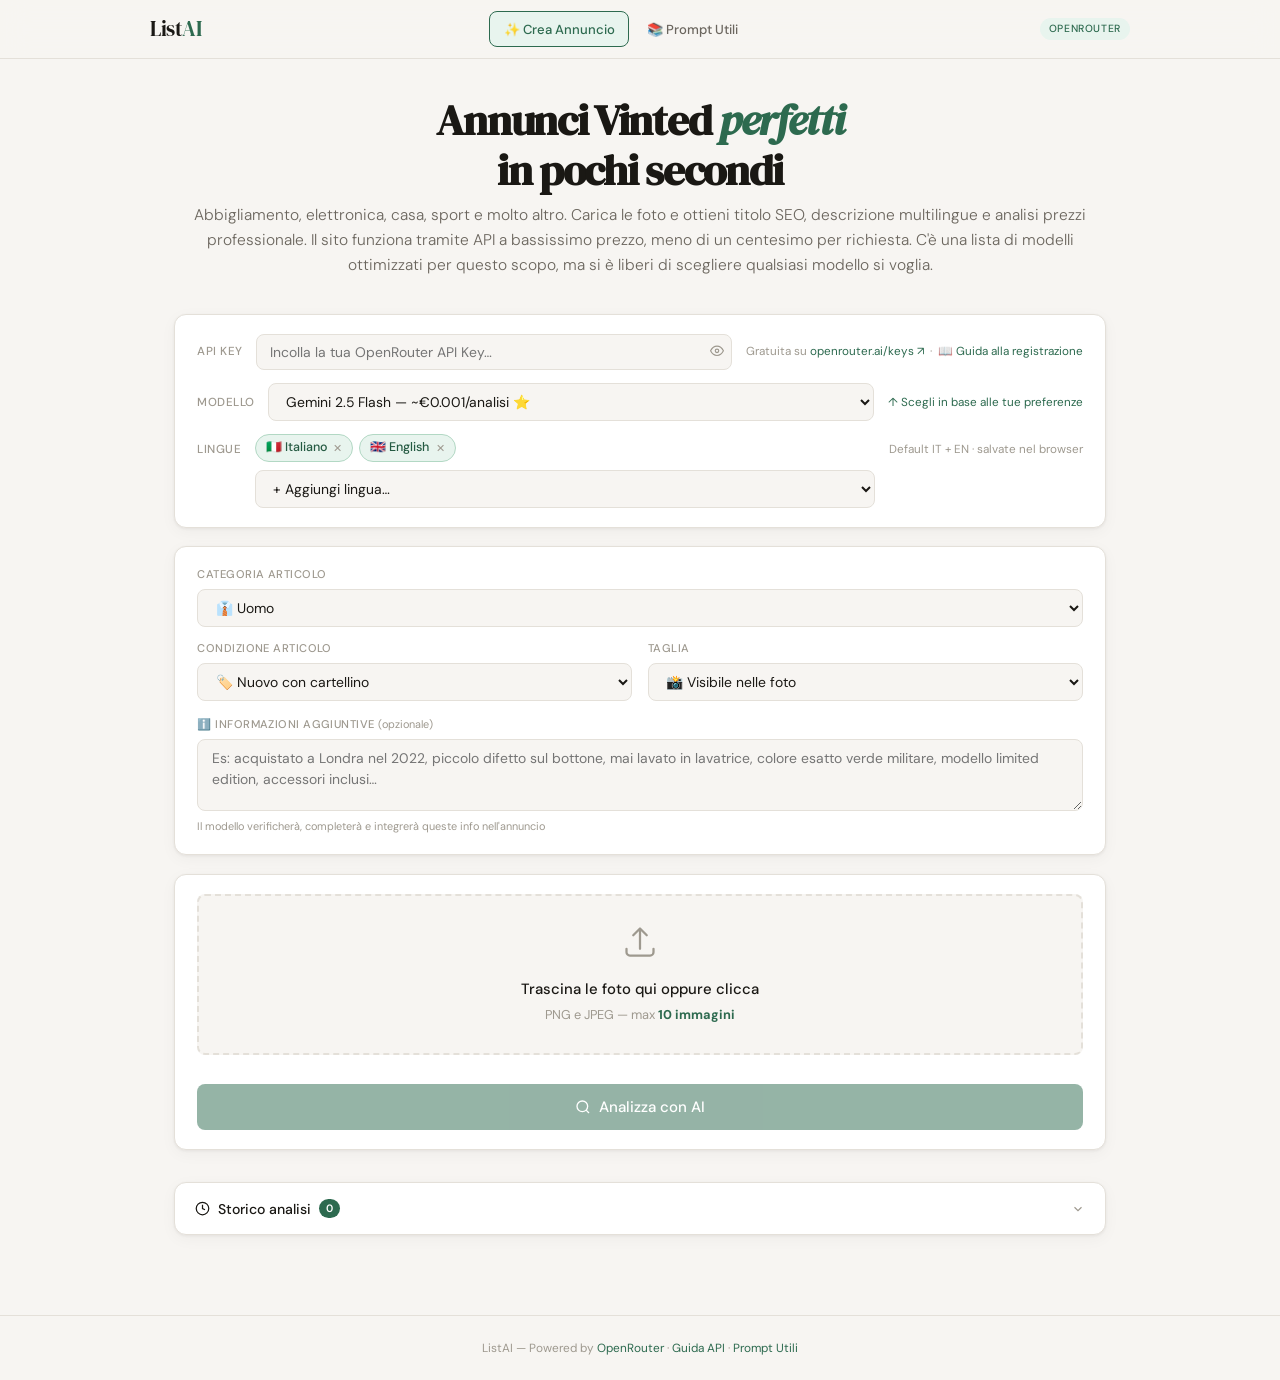
<file: index.html>
<!DOCTYPE html>
<html lang="it">
<head>
  <meta charset="UTF-8"/>
  <meta name="viewport" content="width=device-width,initial-scale=1.0"/>
  <title>ListAI — Crea Annunci Vinted</title>
  <link rel="preconnect" href="https://fonts.googleapis.com"/>
  <link rel="preconnect" href="https://fonts.gstatic.com" crossorigin/>
  <link href="https://fonts.googleapis.com/css2?family=DM+Serif+Display:ital@0;1&family=DM+Sans:opsz,wght@9..40,300;9..40,400;9..40,500&display=swap" rel="stylesheet"/>
  <link rel="stylesheet" href="style.css"/>
</head>
<body>

<!-- Modal salvataggio chiave -->
<div class="modal-o" id="saveModal">
  <div class="modal">
    <h3>💾 Salvare la chiave API?</h3>
    <p>Vuoi memorizzare la tua OpenRouter API Key per <strong>1 mese</strong>? Verrà inserita automaticamente ad ogni visita. Resta solo nel tuo browser.</p>
    <div class="mbtns">
      <button class="mbtn y" onclick="saveKey(true)">✅ Sì, salva per 1 mese</button>
      <button class="mbtn n" onclick="saveKey(false)">No, grazie</button>
    </div>
  </div>
</div>

<header>
  <div class="hi">
    <a href="index.html" class="logo">List<span>AI</span></a>
    <nav class="nav">
      <a href="index.html" class="active">✨ Crea Annuncio</a>
      <a href="prompts.html">📚 Prompt Utili</a>
    </nav>
    <span class="badge">OpenRouter</span>
  </div>
</header>

<main>
  <div class="hero">
    <h1>Annunci Vinted <em>perfetti</em><br>in pochi secondi</h1>
    <p>
      Abbigliamento, elettronica, casa, sport e molto altro. Carica le foto e ottieni titolo SEO, descrizione multilingue e analisi
      prezzi professionale. Il sito funziona tramite API a bassissimo prezzo, meno di un centesimo per richiesta. C'è una lista di
      modelli ottimizzati per questo scopo, ma si è liberi di scegliere qualsiasi modello si voglia.
    </p>
  </div>

  <!-- API Key + Modello -->
  <div class="card" style="display:flex;flex-direction:column;gap:.82rem">
    <div class="api-row">
      <span class="albl">API Key</span>
      <div class="aiw">
        <input class="ainp" type="password" id="apiKey" placeholder="Incolla la tua OpenRouter API Key…" autocomplete="off"/>
        <button class="eye" onclick="toggleKey()">
          <svg id="eyeIcon" width="14" height="14" fill="none" stroke="currentColor" stroke-width="2" viewBox="0 0 24 24">
            <path d="M1 12s4-8 11-8 11 8 11 8-4 8-11 8-11-8-11-8z"/><circle cx="12" cy="12" r="3"/>
          </svg>
        </button>
      </div>
      <span class="ahint">
        Gratuita su <a href="https://openrouter.ai/keys" target="_blank">openrouter.ai/keys ↗</a>
        &nbsp;·&nbsp;
        <a href="guide.html">📖 Guida alla registrazione</a>
      </span>
    </div>

    <div class="api-row">
      <span class="albl">Modello</span>
      <div style="flex:1;min-width:190px;display:flex;flex-direction:column;gap:.38rem">
        <select class="msel" id="modelSelect" onchange="onModelChange()">
          <optgroup label="⭐ Migliore qualità/prezzo">
            <option value="google/gemini-2.5-flash" selected>Gemini 2.5 Flash — ~€0.001/analisi ⭐</option>
          </optgroup>
          <optgroup label="✨ Gemini">
            <option value="google/gemini-3.1-flash-lite">Gemini 3.1 Flash Lite — ~€0.0004/analisi</option>
            <option value="google/gemini-3-flash-preview">Gemini 3 Flash — ~€0.001/analisi</option>
            <option value="google/gemini-3.1-pro-preview">Gemini 3.1 Pro — ~€0.008/analisi</option>
            <option value="google/gemini-2.5-flash-lite">Gemini 2.5 Flash Lite — ~€0.0002/analisi</option>
            <option value="google/gemini-2.5-pro">Gemini 2.5 Pro — ~€0.010/analisi</option>
          </optgroup>
          <optgroup label="🌐 Altri">
            <option value="perplexity/sonar">Perplexity Sonar — ~€0.001/analisi</option>
            <option value="openai/gpt-4o-mini">GPT-4o Mini — ~€0.002/analisi</option>
          </optgroup>
          <optgroup label="🔧 Personalizzato">
            <option value="custom">✏️ Inserisci il tuo modello…</option>
          </optgroup>
        </select>
        <input class="ainp-plain" type="text" id="customModel" placeholder="es. google/gemini-2.5-flash, meta-llama/llama-3.3-70b-instruct…" style="display:none" autocomplete="off"/>
      </div>
      <span class="ahint" style="color:var(--ac)">↑ Scegli in base alle tue preferenze</span>
    </div>

    <!-- Lingue -->
    <div class="api-row" style="align-items:flex-start">
      <span class="albl" style="padding-top:.35rem">Lingue</span>
      <div style="flex:1;min-width:190px;display:flex;flex-direction:column;gap:.48rem">
        <div class="lang-tags-row" id="langTags"></div>
        <div style="display:flex;gap:.5rem;align-items:center">
          <select class="msel" id="langAdd" onchange="addLangFromSelect()" style="flex:1">
            <option value="">+ Aggiungi lingua…</option>
            <option value="it">🇮🇹 Italiano</option>
            <option value="en">🇬🇧 English</option>
            <option value="fr">🇫🇷 Français</option>
            <option value="de">🇩🇪 Deutsch</option>
            <option value="es">🇪🇸 Español</option>
            <option value="pt">🇵🇹 Português</option>
            <option value="nl">🇳🇱 Nederlands</option>
            <option value="pl">🇵🇱 Polski</option>
            <option value="sv">🇸🇪 Svenska</option>
            <option value="ro">🇷🇴 Română</option>
          </select>
        </div>
      </div>
      <span class="ahint" style="padding-top:.35rem">Default IT + EN · salvate nel browser</span>
    </div>
  </div>

  <!-- Categoria + Condizione + Taglia/Sottocat + Info extra -->
  <div class="card">

    <!-- Categoria articolo -->
    <div class="ig" style="margin-bottom:.85rem">
      <label>Categoria articolo</label>
      <select id="categoria" onchange="onCategoriaChange()">
        <option value="uomo">👔 Uomo</option>
        <option value="donna">👗 Donna</option>
        <option value="unisex">🧥 Unisex</option>
        <option value="griffati">💎 Articoli Griffati</option>
        <option value="bambini">🧸 Bambini</option>
        <option value="sport">⚽ Sport</option>
        <option value="casa">🏠 Casa</option>
        <option value="elettronica">📱 Elettronica</option>
        <option value="intrattenimento">🎬 Intrattenimento</option>
        <option value="hobby">🎨 Hobby e Collezionismo</option>
      </select>
      <!-- Sub-menu Bambini -->
      <div class="bambini-sub" id="bambiniSub">
        <div class="ig" style="margin-top:.45rem">
          <label>Tipo articolo bambini</label>
          <select id="bambiniTipo" onchange="onBambiniTipoChange()">
            <option value="vestiti">👕 Vestiti / Abbigliamento</option>
            <option value="oggetti">🧸 Giochi / Oggetti</option>
          </select>
        </div>
      </div>
    </div>

    <div class="egrid">
      <!-- Condizione -->
      <div class="ig">
        <label>Condizione articolo</label>
        <select id="condizione">
          <option value="NWT">🏷️ Nuovo con cartellino</option>
          <option value="NWOT">✨ Nuovo senza cartellino</option>
          <option value="EUC">⭐ Usato — condizioni ottime</option>
          <option value="GUC">👍 Usato — condizioni buone</option>
          <option value="POOR">⚠️ Usato — condizioni pessime</option>
        </select>
      </div>

      <!-- Taglia (vestiti) -->
      <div class="ig" id="blockTaglia">
        <label>Taglia</label>
        <select id="tagliaTipo" onchange="onT()">
          <option value="photo">📸 Visibile nelle foto</option>
          <option value="unica">📐 Taglia Unica</option>
          <option value="na">❌ Non applicabile</option>
          <option value="manual">✏️ Inserisci manualmente</option>
        </select>
        <div class="tsub" id="tsub">
          <div class="trow">
            <select id="catCapo" style="flex:1.3">
              <option>T-shirt/Top donna</option><option>T-shirt/Top uomo</option>
              <option>Camicia donna</option><option>Camicia uomo</option>
              <option>Pantalone donna</option><option>Pantalone uomo</option>
              <option>Giacca/Cappotto donna</option><option>Giacca/Cappotto uomo</option>
              <option>Vestito/Gonna</option><option>Scarpe donna</option>
              <option>Scarpe uomo</option><option>Bambino/a</option>
            </select>
            <input type="text" id="tagliaVal" placeholder="es. M, 42…" style="flex:.7;min-width:55px"/>
          </div>
          <button class="szbt" onclick="toggleSz()">📏 Tabella taglie IT</button>
          <div class="szwrap" id="szwrap">
            <div class="sztabs">
              <button class="sztab active" onclick="showSz('donna',this)">Donna</button>
              <button class="sztab" onclick="showSz('uomo',this)">Uomo</button>
              <button class="sztab" onclick="showSz('scarpe',this)">Scarpe</button>
            </div>
            <div class="szp active" id="szp-donna"><table>
              <tr><th>Label</th><th>IT</th><th>EU</th><th>UK</th><th>US</th></tr>
              <tr><td>XXS</td><td>34</td><td>32</td><td>4</td><td>0</td></tr>
              <tr><td>XS</td><td>36</td><td>34</td><td>6</td><td>2</td></tr>
              <tr><td>S</td><td>38</td><td>36</td><td>8</td><td>4</td></tr>
              <tr><td>M</td><td>40</td><td>38</td><td>10</td><td>6</td></tr>
              <tr><td>L</td><td>42</td><td>40</td><td>12</td><td>8</td></tr>
              <tr><td>XL</td><td>44</td><td>42</td><td>14</td><td>10</td></tr>
              <tr><td>XXL</td><td>46</td><td>44</td><td>16</td><td>12</td></tr>
            </table></div>
            <div class="szp" id="szp-uomo"><table>
              <tr><th>Label</th><th>IT</th><th>EU</th><th>UK</th><th>US</th></tr>
              <tr><td>XS</td><td>44</td><td>44</td><td>34</td><td>34</td></tr>
              <tr><td>S</td><td>46</td><td>46</td><td>36</td><td>36</td></tr>
              <tr><td>M</td><td>48</td><td>48</td><td>38</td><td>38</td></tr>
              <tr><td>L</td><td>50</td><td>50</td><td>40</td><td>40</td></tr>
              <tr><td>XL</td><td>52</td><td>52</td><td>42</td><td>42</td></tr>
              <tr><td>XXL</td><td>54</td><td>54</td><td>44</td><td>44</td></tr>
            </table></div>
            <div class="szp" id="szp-scarpe"><table>
              <tr><th>IT/EU</th><th>UK</th><th>US♀</th><th>US♂</th></tr>
              <tr><td>35</td><td>2.5</td><td>5</td><td>3.5</td></tr>
              <tr><td>36</td><td>3.5</td><td>6</td><td>4.5</td></tr>
              <tr><td>37</td><td>4</td><td>6.5</td><td>5</td></tr>
              <tr><td>38</td><td>5</td><td>7.5</td><td>6</td></tr>
              <tr><td>39</td><td>5.5</td><td>8</td><td>6.5</td></tr>
              <tr><td>40</td><td>6.5</td><td>9</td><td>7.5</td></tr>
              <tr><td>41</td><td>7</td><td>9.5</td><td>8</td></tr>
              <tr><td>42</td><td>8</td><td>10.5</td><td>9</td></tr>
              <tr><td>43</td><td>9</td><td>11</td><td>10</td></tr>
              <tr><td>44</td><td>9.5</td><td>11.5</td><td>10.5</td></tr>
              <tr><td>45</td><td>10.5</td><td>12.5</td><td>11.5</td></tr>
            </table></div>
          </div>
        </div>
      </div>

      <!-- Sottocategoria oggetto (non-vestiti) -->
      <div class="ig" id="blockSottocat" style="display:none">
        <label>Sottocategoria oggetto</label>
        <input type="text" id="sottocatVal" placeholder="es. iPhone, Lampada, Libro, Racchetta… (lascia vuoto se non sai)"/>
        <span class="hint">Opzionale — il modello lo identifica dalle foto</span>
      </div>
    </div>

    <!-- Info aggiuntive libere -->
    <div class="ig" style="margin-top:.95rem">
      <label>ℹ️ Informazioni aggiuntive <span style="font-weight:400;text-transform:none;letter-spacing:0;font-size:.68rem">(opzionale)</span></label>
      <textarea id="extraInfo" placeholder="Es: acquistato a Londra nel 2022, piccolo difetto sul bottone, mai lavato in lavatrice, colore esatto verde militare, modello limited edition, accessori inclusi…"></textarea>
      <span class="hint">Il modello verificherà, completerà e integrerà queste info nell'annuncio</span>
    </div>
  </div>

  <!-- Upload foto -->
  <div class="card">
    <div class="drop" id="dz">
      <input type="file" id="fi" accept=".jpg,.jpeg,.png" multiple/>
      <svg class="drop-icon" fill="none" stroke="currentColor" stroke-width="1.5" viewBox="0 0 24 24">
        <path stroke-linecap="round" stroke-linejoin="round" d="M3 16.5v2.25A2.25 2.25 0 005.25 21h13.5A2.25 2.25 0 0021 18.75V16.5m-13.5-9L12 3m0 0l4.5 4.5M12 3v13.5"/>
      </svg>
      <p class="drop-t">Trascina le foto qui oppure clicca</p>
      <p class="drop-s">PNG e JPEG — max <strong>10 immagini</strong></p>
    </div>
    <div class="pgrid" id="pg"></div>
    <p class="pcnt" id="pc"></p>
    <div class="errmsg" id="em"></div>
    <button class="btn-go" id="go" onclick="analyze()" disabled>
      <svg width="16" height="16" fill="none" stroke="currentColor" stroke-width="2" viewBox="0 0 24 24">
        <circle cx="11" cy="11" r="8"/><path d="M21 21l-4.35-4.35"/>
      </svg>
      Analizza con AI
    </button>
  </div>

  <!-- Results -->
  <div id="results">
    <div class="rh">
      <svg width="18" height="18" fill="none" stroke="var(--ac)" stroke-width="2" viewBox="0 0 24 24">
        <path stroke-linecap="round" stroke-linejoin="round" d="M9 12l2 2 4-4m6 2a9 9 0 11-18 0 9 9 0 0118 0z"/>
      </svg>
      <h2>Risultati Analisi</h2>
    </div>

    <div class="card">
      <div class="clbl">
        <svg width="11" height="11" fill="none" stroke="currentColor" stroke-width="2" viewBox="0 0 24 24"><path d="M7 7h10M7 12h7"/></svg>
        Titolo SEO
        <button class="cpbtn" onclick="cp('seoTitle',this)">copia</button>
      </div>
      <div class="tval" id="seoTitle">—</div>
      <div class="tlen" id="titleLen"></div>
    </div>

    <div class="dgrid">
      <div class="dc">
        <div class="clbl">🌍 Completo (tutte le lingue + hashtag)
          <button class="cpbtn" onclick="cp('descFull',this)">copia</button>
        </div>
        <div class="dtxt" id="descFull">—</div>
        <div class="dlen" id="descFullLen"></div>
      </div>
      <div style="display:flex;flex-direction:column;gap:.95rem" id="descLangCards"></div>
    </div>

    <div class="pgrd3">
      <div class="pc">
        <div class="pclbl">🏪 Prezzo in negozio (nuovo)</div>
        <div class="prow"><span class="pl">Minimo mercato</span><span class="pv" id="pNMin">—</span></div>
        <div class="prow"><span class="pl">Massimo mercato</span><span class="pv" id="pNMax">—</span></div>
      </div>
      <div class="pc">
        <div class="pclbl">🛍️ Valore equo su Vinted</div>
        <div class="prow hi"><span class="pl">Minimo consigliato</span><span class="pv" id="pVMin">—</span></div>
        <div class="prow hi"><span class="pl">Massimo consigliato</span><span class="pv" id="pVMax">—</span></div>
      </div>
      <div class="pc nego-card">
        <div class="pclbl">💬 Da pubblicare (con margine ~15%)</div>
        <div class="prow nego"><span class="pl">Minimo da pubblicare</span><span class="pv" id="pCMin">—</span></div>
        <div class="prow nego"><span class="pl">Massimo da pubblicare</span><span class="pv" id="pCMax">—</span></div>
        <div class="nego-hint">Pubblica a questi prezzi: dopo trattativa arrivi al valore equo</div>
      </div>
    </div>
    <div class="pnote">
      <div class="pnlbl">📊 Analisi di mercato</div>
      <div id="priceNote">—</div>
    </div>

    <div class="card">
      <div class="clbl">
        <svg width="11" height="11" fill="none" stroke="currentColor" stroke-width="2" viewBox="0 0 24 24"><rect x="3" y="3" width="7" height="7"/><rect x="14" y="3" width="7" height="7"/><rect x="14" y="14" width="7" height="7"/><rect x="3" y="14" width="7" height="7"/></svg>
        Scheda Prodotto
      </div>
      <table class="dt" id="detailTable"></table>
    </div>
  </div>

  <!-- ── Storico analisi ── -->
  <div class="hist-wrap" id="histWrap">
    <div class="hist-header" onclick="toggleHistory()">
      <div class="hist-title">
        <svg width="15" height="15" fill="none" stroke="currentColor" stroke-width="2" viewBox="0 0 24 24"><circle cx="12" cy="12" r="10"/><polyline points="12 6 12 12 16 14"/></svg>
        Storico analisi
        <span class="hist-badge" id="histBadge">0</span>
      </div>
      <div style="display:flex;align-items:center;gap:.7rem">
        <button class="hist-clear-btn" id="histClearBtn" onclick="event.stopPropagation();clearHistory()" style="display:none">🗑 Cancella tutto</button>
        <svg class="hist-arrow" id="histArrow" width="14" height="14" fill="none" stroke="currentColor" stroke-width="2" viewBox="0 0 24 24"><polyline points="6 9 12 15 18 9"/></svg>
      </div>
    </div>
    <div class="hist-body" id="histBody" style="display:none">
      <div id="histList"></div>
    </div>
  </div>
</main>

<footer>
  ListAI — Powered by <a href="https://openrouter.ai" target="_blank">OpenRouter</a>
  &middot; <a href="guide.html">Guida API</a>
  &middot; <a href="prompts.html">Prompt Utili</a>
</footer>

<script src="app.js"></script>
</body>
</html>
</file>
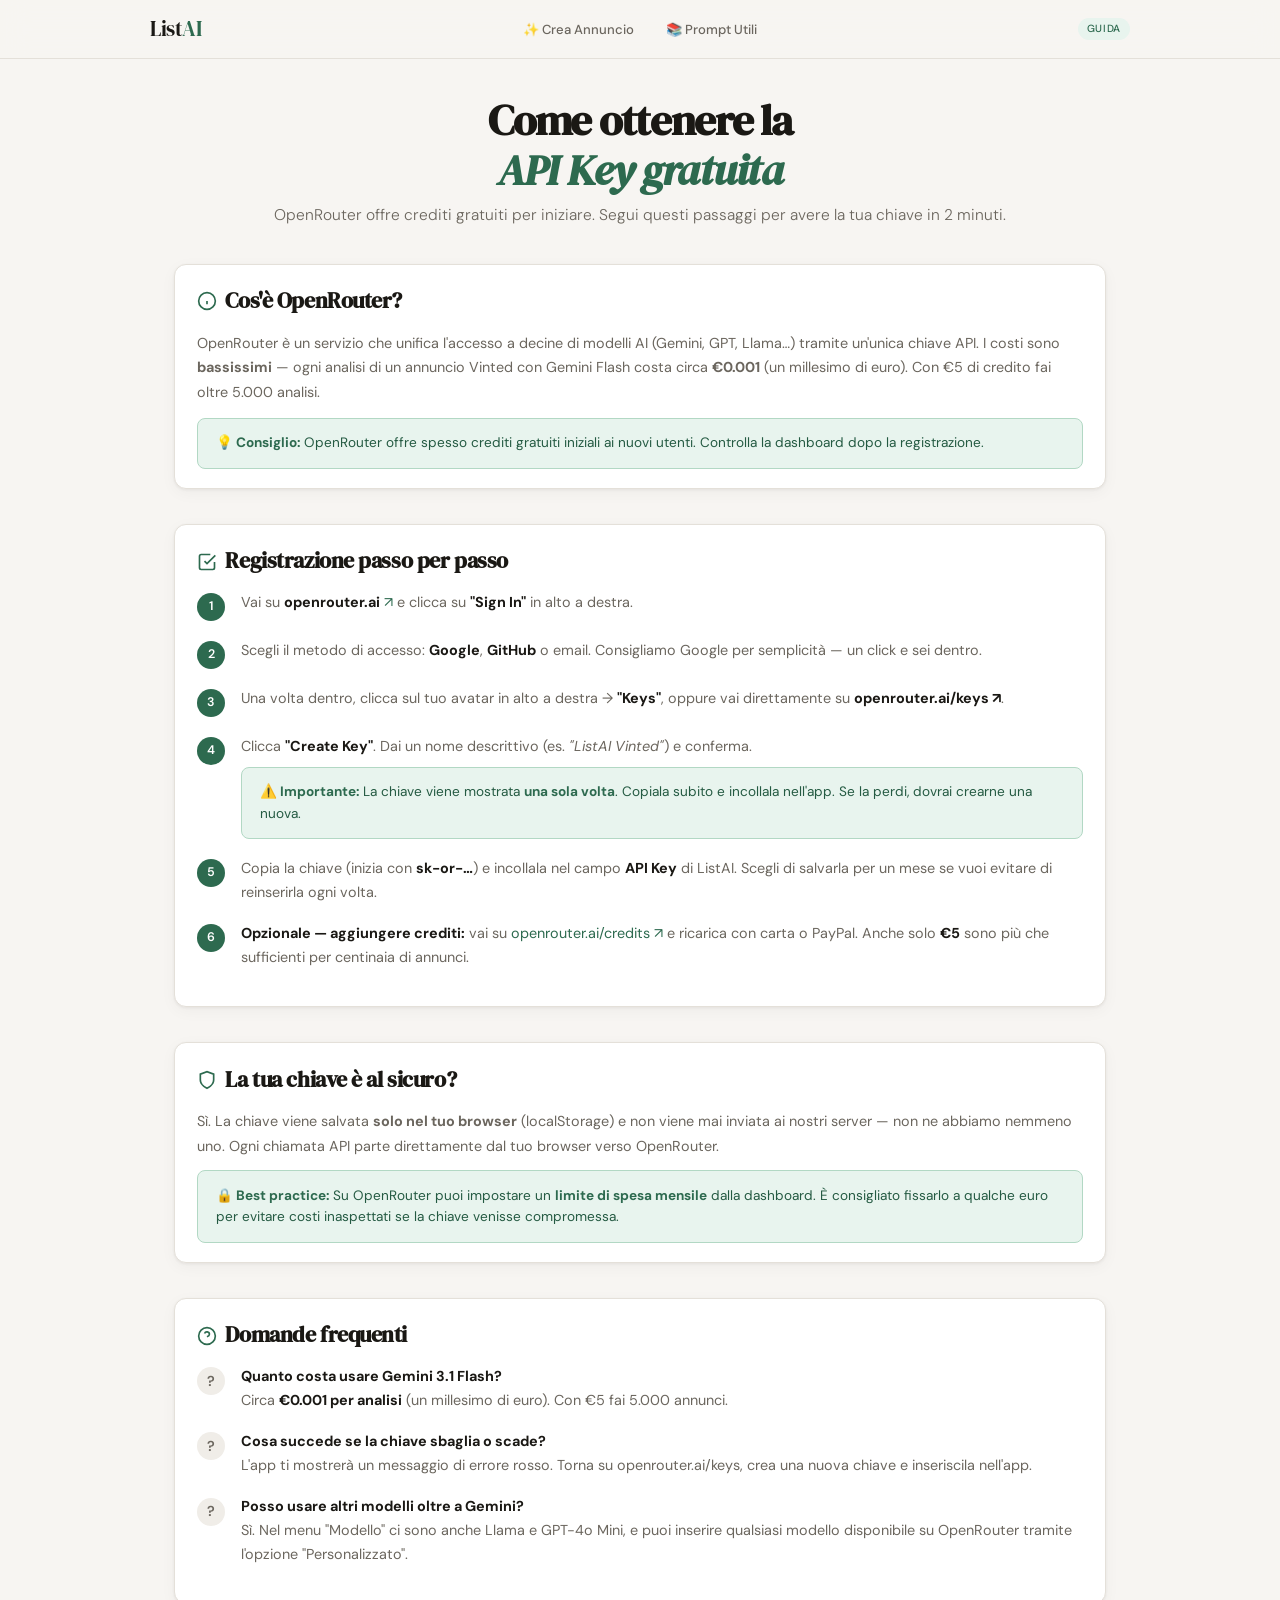
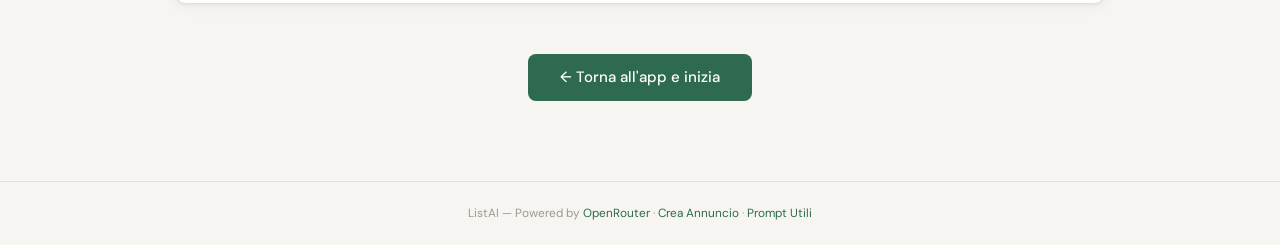
<file: guide.html>
<!DOCTYPE html>
<html lang="it">
<head>
  <meta charset="UTF-8"/>
  <meta name="viewport" content="width=device-width,initial-scale=1.0"/>
  <title>ListAI — Guida API Key</title>
  <link rel="preconnect" href="https://fonts.googleapis.com"/>
  <link rel="preconnect" href="https://fonts.gstatic.com" crossorigin/>
  <link href="https://fonts.googleapis.com/css2?family=DM+Serif+Display:ital@0;1&family=DM+Sans:opsz,wght@9..40,300;9..40,400;9..40,500&display=swap" rel="stylesheet"/>
  <link rel="stylesheet" href="style.css"/>
</head>
<body>

<header>
  <div class="hi">
    <a href="index.html" class="logo">List<span>AI</span></a>
    <nav class="nav">
      <a href="index.html">✨ Crea Annuncio</a>
      <a href="prompts.html">📚 Prompt Utili</a>
    </nav>
    <span class="badge">Guida</span>
  </div>
</header>

<main>
  <div class="hero">
    <h1>Come ottenere la<br><em>API Key gratuita</em></h1>
    <p>OpenRouter offre crediti gratuiti per iniziare. Segui questi passaggi per avere la tua chiave in 2 minuti.</p>
  </div>

  <!-- Cos'è OpenRouter -->
  <div class="card guide-section">
    <h2>
      <svg width="20" height="20" fill="none" stroke="var(--ac)" stroke-width="2" viewBox="0 0 24 24"><circle cx="12" cy="12" r="10"/><path d="M12 16v-4M12 8h.01"/></svg>
      Cos'è OpenRouter?
    </h2>
    <p style="font-size:.9rem;color:var(--ink2);line-height:1.7">
      OpenRouter è un servizio che unifica l'accesso a decine di modelli AI (Gemini, GPT, Llama…) tramite un'unica chiave API. I costi sono <strong>bassissimi</strong> — ogni analisi di un annuncio Vinted con Gemini Flash costa circa <strong>€0.001</strong> (un millesimo di euro). Con €5 di credito fai oltre 5.000 analisi.
    </p>
    <div class="tip-box" style="margin-top:.85rem">
      <strong>💡 Consiglio:</strong> OpenRouter offre spesso crediti gratuiti iniziali ai nuovi utenti. Controlla la dashboard dopo la registrazione.
    </div>
  </div>

  <!-- Step by step -->
  <div class="card guide-section">
    <h2>
      <svg width="20" height="20" fill="none" stroke="var(--ac)" stroke-width="2" viewBox="0 0 24 24"><path d="M9 11l3 3L22 4"/><path d="M21 12v7a2 2 0 01-2 2H5a2 2 0 01-2-2V5a2 2 0 012-2h11"/></svg>
      Registrazione passo per passo
    </h2>

    <div class="step">
      <div class="step-num">1</div>
      <div class="step-body">
        <p>Vai su <a href="https://openrouter.ai" target="_blank"><strong>openrouter.ai</strong> ↗</a> e clicca su <strong>"Sign In"</strong> in alto a destra.</p>
      </div>
    </div>

    <div class="step">
      <div class="step-num">2</div>
      <div class="step-body">
        <p>Scegli il metodo di accesso: <strong>Google</strong>, <strong>GitHub</strong> o email. Consigliamo Google per semplicità — un click e sei dentro.</p>
      </div>
    </div>

    <div class="step">
      <div class="step-num">3</div>
      <div class="step-body">
        <p>Una volta dentro, clicca sul tuo avatar in alto a destra → <strong>"Keys"</strong>, oppure vai direttamente su <a href="https://openrouter.ai/keys" target="_blank"><strong>openrouter.ai/keys ↗</strong></a>.</p>
      </div>
    </div>

    <div class="step">
      <div class="step-num">4</div>
      <div class="step-body">
        <p>Clicca <strong>"Create Key"</strong>. Dai un nome descrittivo (es. <em>"ListAI Vinted"</em>) e conferma.</p>
        <div class="tip-box">
          <strong>⚠️ Importante:</strong> La chiave viene mostrata <strong>una sola volta</strong>. Copiala subito e incollala nell'app. Se la perdi, dovrai crearne una nuova.
        </div>
      </div>
    </div>

    <div class="step">
      <div class="step-num">5</div>
      <div class="step-body">
        <p>Copia la chiave (inizia con <strong>sk-or-…</strong>) e incollala nel campo <strong>API Key</strong> di ListAI. Scegli di salvarla per un mese se vuoi evitare di reinserirla ogni volta.</p>
      </div>
    </div>

    <div class="step">
      <div class="step-num">6</div>
      <div class="step-body">
        <p><strong>Opzionale — aggiungere crediti:</strong> vai su <a href="https://openrouter.ai/credits" target="_blank">openrouter.ai/credits ↗</a> e ricarica con carta o PayPal. Anche solo <strong>€5</strong> sono più che sufficienti per centinaia di annunci.</p>
      </div>
    </div>
  </div>

  <!-- Sicurezza -->
  <div class="card guide-section">
    <h2>
      <svg width="20" height="20" fill="none" stroke="var(--ac)" stroke-width="2" viewBox="0 0 24 24"><path d="M12 22s8-4 8-10V5l-8-3-8 3v7c0 6 8 10 8 10z"/></svg>
      La tua chiave è al sicuro?
    </h2>
    <p style="font-size:.9rem;color:var(--ink2);line-height:1.7;margin-bottom:.75rem">
      Sì. La chiave viene salvata <strong>solo nel tuo browser</strong> (localStorage) e non viene mai inviata ai nostri server — non ne abbiamo nemmeno uno. Ogni chiamata API parte direttamente dal tuo browser verso OpenRouter.
    </p>
    <div class="tip-box">
      <strong>🔒 Best practice:</strong> Su OpenRouter puoi impostare un <strong>limite di spesa mensile</strong> dalla dashboard. È consigliato fissarlo a qualche euro per evitare costi inaspettati se la chiave venisse compromessa.
    </div>
  </div>

  <!-- FAQ -->
  <div class="card guide-section">
    <h2>
      <svg width="20" height="20" fill="none" stroke="var(--ac)" stroke-width="2" viewBox="0 0 24 24"><circle cx="12" cy="12" r="10"/><path d="M9.09 9a3 3 0 015.83 1c0 2-3 3-3 3M12 17h.01"/></svg>
      Domande frequenti
    </h2>

    <div class="step">
      <div class="step-num" style="background:var(--sf2);color:var(--ink2);font-size:.9rem">?</div>
      <div class="step-body">
        <p><strong>Quanto costa usare Gemini 3.1 Flash?</strong><br>
        Circa <strong>€0.001 per analisi</strong> (un millesimo di euro). Con €5 fai 5.000 annunci.</p>
      </div>
    </div>

    <div class="step">
      <div class="step-num" style="background:var(--sf2);color:var(--ink2);font-size:.9rem">?</div>
      <div class="step-body">
        <p><strong>Cosa succede se la chiave sbaglia o scade?</strong><br>
        L'app ti mostrerà un messaggio di errore rosso. Torna su openrouter.ai/keys, crea una nuova chiave e inseriscila nell'app.</p>
      </div>
    </div>

    <div class="step">
      <div class="step-num" style="background:var(--sf2);color:var(--ink2);font-size:.9rem">?</div>
      <div class="step-body">
        <p><strong>Posso usare altri modelli oltre a Gemini?</strong><br>
        Sì. Nel menu "Modello" ci sono anche Llama e GPT-4o Mini, e puoi inserire qualsiasi modello disponibile su OpenRouter tramite l'opzione "Personalizzato".</p>
      </div>
    </div>
  </div>

  <div style="text-align:center;margin-top:1.5rem">
    <a href="index.html" class="btn-go" style="display:inline-flex;width:auto;padding:.72rem 2rem;text-decoration:none">
      ← Torna all'app e inizia
    </a>
  </div>
</main>

<footer>
  ListAI — Powered by <a href="https://openrouter.ai" target="_blank">OpenRouter</a>
  &middot; <a href="index.html">Crea Annuncio</a>
  &middot; <a href="prompts.html">Prompt Utili</a>
</footer>

</body>
</html>
</file>
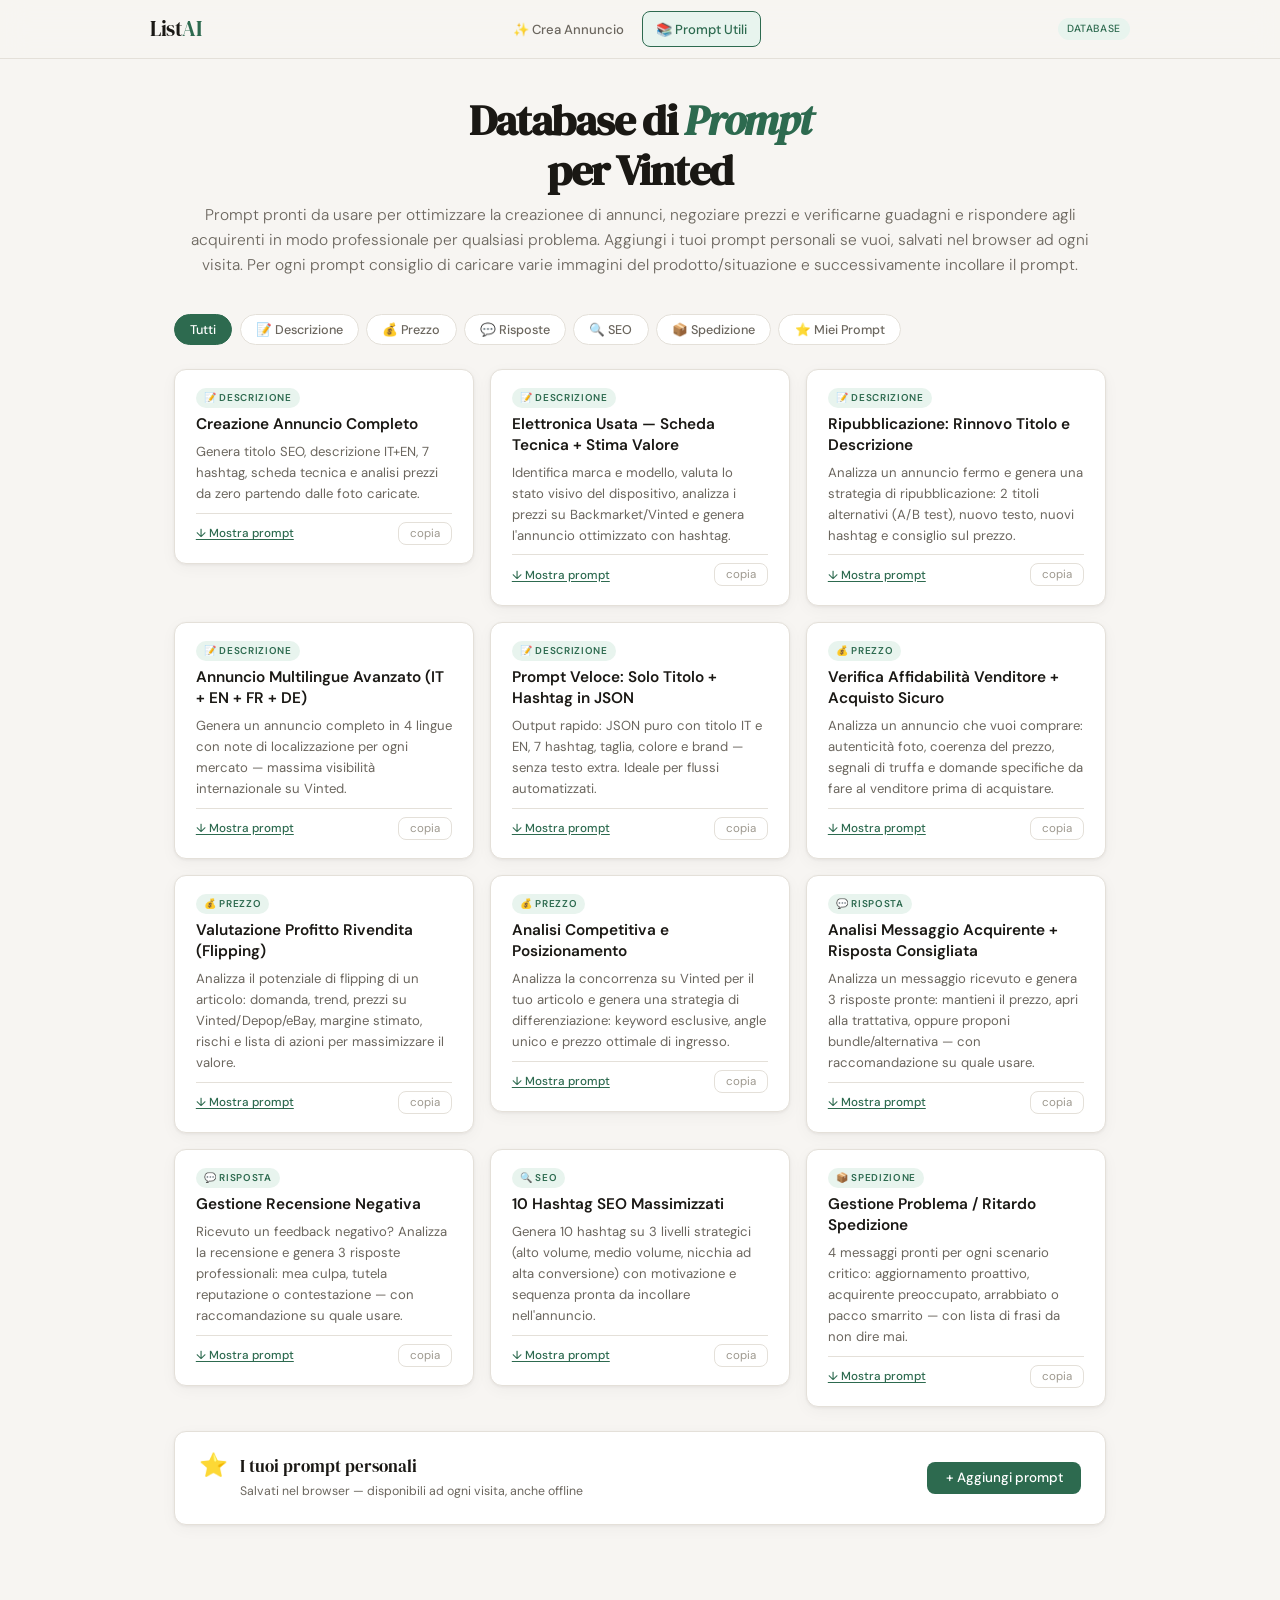
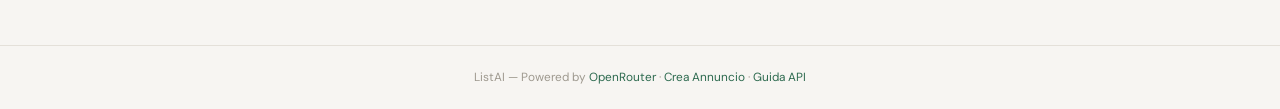
<file: prompts.html>
<!DOCTYPE html>
<html lang="it">
<head>
  <meta charset="UTF-8"/>
  <meta name="viewport" content="width=device-width,initial-scale=1.0"/>
  <title>ListAI — Prompt Utili Vinted</title>
  <link rel="preconnect" href="https://fonts.googleapis.com"/>
  <link rel="preconnect" href="https://fonts.gstatic.com" crossorigin/>
  <link href="https://fonts.googleapis.com/css2?family=DM+Serif+Display:ital@0;1&family=DM+Sans:opsz,wght@9..40,300;9..40,400;9..40,500&display=swap" rel="stylesheet"/>
  <link rel="stylesheet" href="style.css"/>
</head>
<body>

<header>
  <div class="hi">
    <a href="index.html" class="logo">List<span>AI</span></a>
    <nav class="nav">
      <a href="index.html">✨ Crea Annuncio</a>
      <a href="prompts.html" class="active">📚 Prompt Utili</a>
    </nav>
    <span class="badge">Database</span>
  </div>
</header>

<main>
  <div class="hero">
    <h1>Database di <em>Prompt</em><br>per Vinted</h1>
    <p>
      Prompt pronti da usare per ottimizzare la creazionee di annunci, negoziare prezzi e verificarne guadagni e rispondere agli acquirenti 
      in modo professionale per qualsiasi problema. Aggiungi i tuoi prompt personali se vuoi, salvati nel browser ad ogni visita. Per ogni prompt
      consiglio di caricare varie immagini del prodotto/situazione e successivamente incollare il prompt.
    </p>
  </div>

  <!-- Filtri -->
  <div class="filter-bar">
    <button class="filter-btn active" onclick="filterPrompts('all',this)">Tutti</button>
    <button class="filter-btn" onclick="filterPrompts('descrizione',this)">📝 Descrizione</button>
    <button class="filter-btn" onclick="filterPrompts('prezzo',this)">💰 Prezzo</button>
    <button class="filter-btn" onclick="filterPrompts('risposta',this)">💬 Risposte</button>
    <button class="filter-btn" onclick="filterPrompts('seo',this)">🔍 SEO</button>
    <button class="filter-btn" onclick="filterPrompts('spedizione',this)">📦 Spedizione</button>
    <button class="filter-btn" id="filterPersonale" onclick="filterPrompts('personale',this)">⭐ Miei Prompt</button>
  </div>

  <!-- Grid -->
  <div class="prompt-grid" id="promptGrid">

    <!-- ═══ DESCRIZIONE ═══ -->
    <div class="prompt-card" data-cat="descrizione">
      <div class="pcard-top">
        <span class="prompt-tag">📝 Descrizione</span>
        <div class="prompt-title">Creazione Annuncio Completo</div>
        <p class="prompt-preview">Genera titolo SEO, descrizione IT+EN, 7 hashtag, scheda tecnica e analisi prezzi da zero partendo dalle foto caricate.</p>
      </div>
      <div class="prompt-body-wrap" hidden>
        <div class="prompt-body">Sei un esperto copywriter specializzato in marketplace second-hand italiani, con focus su Vinted. Analizza le immagini allegate e genera un annuncio completo e ottimizzato.

OUTPUT RICHIESTO (tutto in italiano):

**TITOLO SEO** (max 50 caratteri, obbligatorio):
- Formula: Brand + Tipo articolo + Taglia IT + Keyword differenziante
- No articoli iniziali (il/la/un), no punteggiatura inutile
- Usa le keyword più cercate su Vinted Italia

**DESCRIZIONE IT** (380-420 caratteri):
- Inizia SEMPRE con "🤝 Prezzo trattabile!"
- Paragrafo 1: materiale, colore esatto, vestibilità/fit
- Paragrafo 2: stato di conservazione dettagliato, difetti se presenti
- Paragrafo 3: stile, abbinamenti consigliati, punto di forza principale
- Zero hashtag nel corpo
- Chiudi con invito all'acquisto naturale

**DESCRIZIONE EN** (380-420 caratteri):
- Inizia con "🤝 Price negotiable!"
- Stessa struttura ma in inglese fluente (non traduzione letterale)

**HASHTAG** (esattamente 7):
- Mix italiano + inglese
- Formato: #parola (tutti lowercase, separati da spazio)
- Includi: brand, categoria, stile, stagione, termine generico

**SCHEDA TECNICA**:
- Brand: [identifica dalle foto]
- Tipo: [categoria precisa]
- Colore: [nome colore preciso, non "azzurro" ma "blu royal" o "teal"]
- Materiale: [composizione se leggibile, altrimenti stima visiva]
- Taglia IT: [converti sempre in sistema italiano]
- Condizione: [Nuovo con cartellino / Nuovo / Ottime / Buone / Scarse]

**ANALISI PREZZI**:
- Prezzo nuovo (fonte): €X-€Y (cita Amazon IT o Zalando)
- Prezzo consigliato Vinted: €X-€Y
- Motivazione: [1 frase che giustifica il prezzo proposto]

Rispondi seguendo esattamente questa struttura. Sii preciso e professionale.</div>
      </div>
      <div class="pcard-foot">
        <button class="prompt-toggle" onclick="toggleBody(this)">↓ Mostra prompt</button>
        <button class="prompt-copy" onclick="cpPrompt(this)">copia</button>
      </div>
    </div>

    <div class="prompt-card" data-cat="descrizione">
      <div class="pcard-top">
        <span class="prompt-tag">📝 Descrizione</span>
        <div class="prompt-title">Elettronica Usata — Scheda Tecnica + Stima Valore</div>
        <p class="prompt-preview">Identifica marca e modello, valuta lo stato visivo del dispositivo, analizza i prezzi su Backmarket/Vinted e genera l'annuncio ottimizzato con hashtag.</p>
      </div>
      <div class="prompt-body-wrap" hidden>
        <div class="prompt-body">Sei un tecnico esperto in elettronica di consumo e un consulente di rivendita su marketplace. Analizza le immagini di questo dispositivo usato.

IDENTIFICAZIONE PRECISA:
- Marca e modello esatto (inclusa variante/versione se visibile)
- Anno di uscita stimato
- Capacità/specifiche visibili (storage, colore, RAM se deducibile)
- Accessori presenti nelle foto

VALUTAZIONE STATO:
Analizza visivamente:
- Schermo: graffi, pixel morti visibili, bordi
- Scocca/corpo: ammaccature, graffi, segni di usura
- Porte/connettori: stato visibile
- Tasto/pulsanti: allineamento, usura visiva
Assegna un voto: Ottimo / Buono / Discreto / Da riparare

ANALISI PREZZI MERCATO (aggiornata):
- Prezzo nuovo oggi: €X (fonte: Amazon IT)
- Prezzo usato su Backmarket/Swappie (grado B): €X
- Prezzo medio Vinted per stesso modello/stato: €X-€Y
- Prezzo consigliato per vendita veloce: €X
- Prezzo consigliato per massimo profitto: €X

ANNUNCIO OTTIMIZZATO:
Titolo SEO (max 50 char): Brand + Modello + Storage + Colore
Descrizione IT (400 char): inizia "🤝 Prezzo trattabile!". Specifiche tecniche, stato, cosa è incluso, funzionamento garantito.
Descrizione EN (400 char): stessa struttura in inglese.
Hashtag (7): brand + modello + elettronica IT+EN.</div>
      </div>
      <div class="pcard-foot">
        <button class="prompt-toggle" onclick="toggleBody(this)">↓ Mostra prompt</button>
        <button class="prompt-copy" onclick="cpPrompt(this)">copia</button>
      </div>
    </div>

    <div class="prompt-card" data-cat="descrizione">
      <div class="pcard-top">
        <span class="prompt-tag">📝 Descrizione</span>
        <div class="prompt-title">Ripubblicazione: Rinnovo Titolo e Descrizione</div>
        <p class="prompt-preview">Analizza un annuncio fermo e genera una strategia di ripubblicazione: 2 titoli alternativi (A/B test), nuovo testo, nuovi hashtag e consiglio sul prezzo.</p>
      </div>
      <div class="prompt-body-wrap" hidden>
        <div class="prompt-body">Sei un esperto di ottimizzazione listing per Vinted. Ho un annuncio che non vende e voglio ripubblicarlo con una strategia diversa.

Ecco il mio annuncio attuale:
---
TITOLO: [incolla qui il titolo attuale]
DESCRIZIONE: [incolla qui la descrizione attuale]
PREZZO: €[X]
GIORNI ONLINE: [X]
---

ANALISI DEL PROBLEMA:
- Identifica i punti deboli del titolo attuale (keyword mancanti, troppo generico, caratteri sprecati)
- Identifica i punti deboli della descrizione (tono, struttura, informazioni mancanti, lunghezza)
- Valuta se il prezzo è il problema principale

STRATEGIA DI RIPUBBLICAZIONE:
1. Nuovo titolo SEO (max 50 char) — approccio completamente diverso
2. Nuovo titolo alternativo B (max 50 char) — per test A/B
3. Nuova descrizione IT (400 char) — angle narrativo diverso
4. Nuova descrizione EN (400 char)
5. 7 nuovi hashtag — diversi dai precedenti
6. Consiglio prezzo: mantieni / abbassa di X% / applica sconto tempo

TRUCCHI EXTRA PER RIATTIVARE L'ANNUNCIO:
- Suggerisci 2 foto aggiuntive da aggiungere per aumentare l'interesse
- Suggerisci il momento migliore della settimana per ripubblicare
- Suggerisci se conviene abbinarlo ad altri articoli in bundle</div>
      </div>
      <div class="pcard-foot">
        <button class="prompt-toggle" onclick="toggleBody(this)">↓ Mostra prompt</button>
        <button class="prompt-copy" onclick="cpPrompt(this)">copia</button>
      </div>
    </div>

    <div class="prompt-card" data-cat="descrizione">
      <div class="pcard-top">
        <span class="prompt-tag">📝 Descrizione</span>
        <div class="prompt-title">Annuncio Multilingue Avanzato (IT + EN + FR + DE)</div>
        <p class="prompt-preview">Genera un annuncio completo in 4 lingue con note di localizzazione per ogni mercato — massima visibilità internazionale su Vinted.</p>
      </div>
      <div class="prompt-body-wrap" hidden>
        <div class="prompt-body">Sei un copywriter multilingue specializzato in marketplace second-hand europei. Analizza le immagini e crea un annuncio completo in 4 lingue per massimizzare la visibilità internazionale su Vinted.

IDENTIFICAZIONE ARTICOLO: [dalle foto]

TITOLO SEO universale (max 50 char, funziona in tutte le lingue):
Usa brand + caratteristiche visive universali + taglia IT.

DESCRIZIONI PER MERCATO:

🇮🇹 ITALIANO (400 char):
"🤝 Prezzo trattabile!" — Tono caldo, familiare, enfasi su qualità e convenienza. Chiudi con invito diretto.

🇬🇧 ENGLISH (400 char):
"🤝 Price negotiable!" — Tono diretto, facts-first. Inglese internazionale (non british slang).

🇫🇷 FRANÇAIS (400 char):
"🤝 Prix négociable!" — Tono elegante, valorizza lo stile.

🇩🇪 DEUTSCH (400 char):
"🤝 Preis verhandelbar!" — Tono preciso, enfasi su condizioni e affidabilità.

HASHTAG INTERNAZIONALI (10):
Mix di tutte e 4 le lingue, brand, categoria, stile.

NOTE DI LOCALIZZAZIONE:
Per ogni mercato indica una cosa da evidenziare diversamente (es. per il mercato tedesco enfatizza le misure precise, per il francese lo stile, per l'italiano il prezzo).</div>
      </div>
      <div class="pcard-foot">
        <button class="prompt-toggle" onclick="toggleBody(this)">↓ Mostra prompt</button>
        <button class="prompt-copy" onclick="cpPrompt(this)">copia</button>
      </div>
    </div>

    <div class="prompt-card" data-cat="descrizione">
      <div class="pcard-top">
        <span class="prompt-tag">📝 Descrizione</span>
        <div class="prompt-title">Prompt Veloce: Solo Titolo + Hashtag in JSON</div>
        <p class="prompt-preview">Output rapido: JSON puro con titolo IT e EN, 7 hashtag, taglia, colore e brand — senza testo extra. Ideale per flussi automatizzati.</p>
      </div>
      <div class="prompt-body-wrap" hidden>
        <div class="prompt-body">Analizza l'immagine. Rispondi SOLO con questo JSON, zero testo extra:
{
  "titolo_it": "[max 50 char, Brand+Tipo+Taglia IT+keyword SEO, no articoli iniziali]",
  "titolo_en": "[max 50 char, Brand+Type+IT Size+SEO keyword]",
  "hashtag": "[7 hashtag IT+EN separati da spazio, tutti lowercase]",
  "taglia_it": "[taglia in sistema italiano]",
  "colore": "[nome colore preciso]",
  "brand": "[brand identificato o 'No brand']"
}
Se non riesci a identificare un campo con certezza scrivi "?" nel valore. Solo JSON valido.</div>
      </div>
      <div class="pcard-foot">
        <button class="prompt-toggle" onclick="toggleBody(this)">↓ Mostra prompt</button>
        <button class="prompt-copy" onclick="cpPrompt(this)">copia</button>
      </div>
    </div>

    <!-- ═══ PREZZO ═══ -->
    <div class="prompt-card" data-cat="prezzo">
      <div class="pcard-top">
        <span class="prompt-tag">💰 Prezzo</span>
        <div class="prompt-title">Verifica Affidabilità Venditore + Acquisto Sicuro</div>
        <p class="prompt-preview">Analizza un annuncio che vuoi comprare: autenticità foto, coerenza del prezzo, segnali di truffa e domande specifiche da fare al venditore prima di acquistare.</p>
      </div>
      <div class="prompt-body-wrap" hidden>
        <div class="prompt-body">Sei un consulente esperto di acquisti sicuri su Vinted e marketplace second-hand. Ho trovato questo articolo in vendita e voglio capire se è un buon acquisto e se il venditore è affidabile.

ARTICOLO IN VALUTAZIONE:
Prezzo richiesto: €[X]
Foto allegate: [allega le screenshot dell'annuncio]

ANALISI DELL'ANNUNCIO:
- Le foto sono originali o sembrano prese dal web/altri annunci? (cerca pattern tipici delle truffe: angoli identici, sfondi da catalogo, filigrane)
- La descrizione è coerente con le foto?
- Il prezzo è: Congruo / Troppo basso (sospetto) / Troppo alto
- Elementi di allerta presenti: sì/no (e quali)

VALUTAZIONE AUTENTICITÀ PRODOTTO (dalle foto):
- Segnali di autenticità visibili
- Segnali dubbi da approfondire
- Domande da fare al venditore prima di acquistare (lista puntata)

CONSIGLI PER ACQUISTO SICURO:
1. Usa sempre il pagamento integrato Vinted (mai PayPal amici/bonifico)
2. Attiva la protezione acquirenti prima di confermare la ricezione
3. Fotografa il pacco all'apertura prima di toccare il contenuto
4. Specifiche domande da fare a questo venditore per questo articolo

VERDICT:
✅ Sembra affidabile, procedi / ⚠️ Chiedi questi chiarimenti prima / ❌ Segnali di allarme, evita — motivazione dettagliata.

STIMA VALORE REALE:
- Vale i €X richiesti? Sì / No — il prezzo equo sarebbe €Y
- Margine di trattativa consigliato: offri €Z (-X%)</div>
      </div>
      <div class="pcard-foot">
        <button class="prompt-toggle" onclick="toggleBody(this)">↓ Mostra prompt</button>
        <button class="prompt-copy" onclick="cpPrompt(this)">copia</button>
      </div>
    </div>

    <div class="prompt-card" data-cat="prezzo">
      <div class="pcard-top">
        <span class="prompt-tag">💰 Prezzo</span>
        <div class="prompt-title">Valutazione Profitto Rivendita (Flipping)</div>
        <p class="prompt-preview">Analizza il potenziale di flipping di un articolo: domanda, trend, prezzi su Vinted/Depop/eBay, margine stimato, rischi e lista di azioni per massimizzare il valore.</p>
      </div>
      <div class="prompt-body-wrap" hidden>
        <div class="prompt-body">Sei un consulente esperto di reselling e flipping su marketplace europei (Vinted, Depop, eBay, Vestiaire). Analizza questo articolo per valutarne il potenziale di rivendita con profitto.

IDENTIFICAZIONE ARTICOLO:
Descrivi marca, modello, anno, materiale, taglia/dimensioni dalle immagini.

ANALISI DOMANDA DI MERCATO:
- Questo articolo è cercato? Alta / Media / Bassa domanda su Vinted IT
- Trend: in crescita / stabile / in calo
- Target acquirente principale: chi lo cerca su Vinted?
- Stagionalità: periodo dell'anno migliore per venderlo

VALUTAZIONE PREZZI:
- Prezzo medio acquisto (mercatino/vintage/subasta): €X stima
- Prezzo medio vendita Vinted Italia: €X-€Y
- Prezzo medio vendita Depop: €X-€Y
- Prezzo medio vendita eBay IT: €X-€Y
- Margine potenziale stimato: €X (X%)

FATTORI DI RISCHIO:
- Difficoltà di vendita (1-5): X/5
- Tempo medio per vendere: X settimane stima
- Concorrenza presente su Vinted: Alta / Media / Bassa
- Difetti che abbassano il valore: [da foto]

VERDETTO FINALE:
✅ Vale la pena rivendere / ⚠️ Margine basso, valuta bene / ❌ Non conviene — e perché.

COSA FARE PRIMA DI VENDERE:
Lista pratica di azioni per massimizzare il valore (es. lavaggio, stiratura, foto in luce naturale, rimozione pelucchi, lucidatura scarpe…)</div>
      </div>
      <div class="pcard-foot">
        <button class="prompt-toggle" onclick="toggleBody(this)">↓ Mostra prompt</button>
        <button class="prompt-copy" onclick="cpPrompt(this)">copia</button>
      </div>
    </div>

    <div class="prompt-card" data-cat="prezzo">
      <div class="pcard-top">
        <span class="prompt-tag">💰 Prezzo</span>
        <div class="prompt-title">Analisi Competitiva e Posizionamento</div>
        <p class="prompt-preview">Analizza la concorrenza su Vinted per il tuo articolo e genera una strategia di differenziazione: keyword esclusive, angle unico e prezzo ottimale di ingresso.</p>
      </div>
      <div class="prompt-body-wrap" hidden>
        <div class="prompt-body">Sei un analista di mercato specializzato in Vinted Italia. Ho questo articolo da vendere e voglio posizionarmi in modo strategico rispetto alla concorrenza.

ARTICOLO IN ANALISI:
[descrivi brevemente o allega foto — Gemini analizzerà]

BENCHMARK DI MERCATO:
Basandoti sulle tue conoscenze di Vinted Italia, dimmi:
- Quanti annunci simili ci sono tipicamente su Vinted IT?
- Fascia di prezzo più comune per questo articolo
- Prezzo degli annunci che vendono più velocemente
- Errori comuni negli annunci concorrenti (titoli, descrizioni, prezzi)

STRATEGIA DI DIFFERENZIAZIONE:
Come distinguere il mio annuncio dai 10 simili già presenti:
1. Keyword non sfruttata dai competitor da inserire nel titolo
2. Angle della descrizione non ancora usato (es. sostenibilità, storia del brand, abbinamenti specifici)
3. Prezzo di ingresso consigliato per posizionarsi bene
4. Hashtag di nicchia poco usati ma molto cercati

ANNUNCIO DIFFERENZIATO:
Titolo SEO (max 50 char): [ottimizzato per battere la concorrenza]
Descrizione IT (400 char): [angle unico, non il solito testo generico]
Descrizione EN (400 char): [stesso approccio in inglese]
Hashtag (7): [mix mainstream + nicchia]</div>
      </div>
      <div class="pcard-foot">
        <button class="prompt-toggle" onclick="toggleBody(this)">↓ Mostra prompt</button>
        <button class="prompt-copy" onclick="cpPrompt(this)">copia</button>
      </div>
    </div>

    <!-- ═══ RISPOSTE ═══ -->
    <div class="prompt-card" data-cat="risposta">
      <div class="pcard-top">
        <span class="prompt-tag">💬 Risposta</span>
        <div class="prompt-title">Analisi Messaggio Acquirente + Risposta Consigliata</div>
        <p class="prompt-preview">Analizza un messaggio ricevuto e genera 3 risposte pronte: mantieni il prezzo, apri alla trattativa, oppure proponi bundle/alternativa — con raccomandazione su quale usare.</p>
      </div>
      <div class="prompt-body-wrap" hidden>
        <div class="prompt-body">Sei un esperto di comunicazione su Vinted con anni di esperienza nella gestione di trattative su marketplace italiani. Analizza questo messaggio che ho ricevuto da un potenziale acquirente e aiutami a rispondere nel modo più efficace.

MESSAGGIO RICEVUTO:
---
[incolla qui il messaggio dell'acquirente]
---

CONTESTO ANNUNCIO (opzionale ma consigliato):
- Articolo: [descrivi brevemente]
- Prezzo attuale: €X
- Prezzo minimo accettabile: €X
- Giorni online: X
- Quante visualizzazioni ha: X

ANALISI DEL MESSAGGIO:
- Tipo di richiesta: offerta / domanda info / richiesta foto / trattativa / altro
- Tono dell'acquirente: serio / curioso / aggressivo / indeciso
- Intenzione di acquisto stimata: Alta / Media / Bassa
- Leva principale che sta usando (es. prezzo, urgenza, difetti)

STRATEGIA RISPOSTA CONSIGLIATA:
- Obiettivo: chiudere la vendita / mantenere il prezzo / raccogliere più info
- Tono consigliato e perché
- Cosa NON dire in questa risposta

RISPOSTA PRONTA — VERSIONE 1 (mantieni il prezzo):
[testo completo, tono fermo ma cordiale, max 3 righe]

RISPOSTA PRONTA — VERSIONE 2 (apri alla trattativa):
[testo completo, cedi leggermente senza svalutare l'articolo, max 3 righe]

RISPOSTA PRONTA — VERSIONE 3 (bundle/alternativa):
[proponi uno sconto solo se compra anche un altro tuo articolo, o offri spedizione inclusa invece dello sconto sul prezzo]

Indica quale delle 3 versioni consigli in questo caso specifico e perché.</div>
      </div>
      <div class="pcard-foot">
        <button class="prompt-toggle" onclick="toggleBody(this)">↓ Mostra prompt</button>
        <button class="prompt-copy" onclick="cpPrompt(this)">copia</button>
      </div>
    </div>

    <div class="prompt-card" data-cat="risposta">
      <div class="pcard-top">
        <span class="prompt-tag">💬 Risposta</span>
        <div class="prompt-title">Gestione Recensione Negativa</div>
        <p class="prompt-preview">Ricevuto un feedback negativo? Analizza la recensione e genera 3 risposte professionali: mea culpa, tutela reputazione o contestazione — con raccomandazione su quale usare.</p>
      </div>
      <div class="prompt-body-wrap" hidden>
        <div class="prompt-body">Sei un esperto di gestione della reputazione su marketplace second-hand. Ho ricevuto una recensione negativa su Vinted e ho bisogno di rispondere in modo professionale, costruttivo e che tuteli la mia reputazione agli occhi dei futuri acquirenti.

RECENSIONE RICEVUTA:
---
[incolla qui il testo della recensione negativa]
---

CONTESTO (più info dai, meglio rispondo):
- Articolo venduto: [descrivi]
- Prezzo: €X
- Spedizione: [corriere usato, giorni impiegati]
- Problemi effettivamente accaduti: [sii onesto qui]
- La recensione è: giusta / parzialmente giusta / ingiusta / falsa o ritorsiva

ANALISI DELLA RECENSIONE:
- Motivo principale del malcontento
- Quanto impatta sulla tua credibilità (1-5): X/5
- È contestabile su Vinted? Sì/No + perché
- Rischio che scoraggi futuri acquirenti: Alto / Medio / Basso

RISPOSTA OTTIMIZZATA:
Criteri: max 4 righe, tono sempre professionale, non difensivo, non aggressivo. Chi legge deve pensare "questo venditore è serio".

VERSIONE A — Recensione giusta (mea culpa parziale):
[riconosci il disagio senza ammettere colpe eccessive, mostra che hai imparato, offri soluzione se ancora possibile]

VERSIONE B — Recensione ingiusta/esagerata (tutela reputazione):
[contesta i fatti con educazione, porta la tua versione, invita alla verifica oggettiva, non attaccare mai personalmente]

VERSIONE C — Recensione falsa o ritorsiva:
[tono neutro, esponi i fatti verificabili, segnala l'anomalia senza perdere la calma, indirizza i lettori a valutare le prove]

Indica quale versione si adatta al caso e suggerisci se conviene contattare il supporto Vinted per contestare formalmente.</div>
      </div>
      <div class="pcard-foot">
        <button class="prompt-toggle" onclick="toggleBody(this)">↓ Mostra prompt</button>
        <button class="prompt-copy" onclick="cpPrompt(this)">copia</button>
      </div>
    </div>

    <!-- ═══ SEO ═══ -->
    <div class="prompt-card" data-cat="seo">
      <div class="pcard-top">
        <span class="prompt-tag">🔍 SEO</span>
        <div class="prompt-title">10 Hashtag SEO Massimizzati</div>
        <p class="prompt-preview">Genera 10 hashtag su 3 livelli strategici (alto volume, medio volume, nicchia ad alta conversione) con motivazione e sequenza pronta da incollare nell'annuncio.</p>
      </div>
      <div class="prompt-body-wrap" hidden>
        <div class="prompt-body">Sei un esperto SEO specializzato in Vinted Italia con conoscenza approfondita degli algoritmi di ricerca dei marketplace second-hand europei. Il tuo obiettivo è generare gli hashtag con il massimo volume di ricerca e la minima concorrenza per questo articolo.

ARTICOLO:
[descrivi l'articolo OPPURE allega la foto — Gemini analizzerà]

GENERA ESATTAMENTE 10 HASHTAG seguendo questa strategia:

🔴 HASHTAG AD ALTO VOLUME (3) — i più cercati in assoluto:
Termini generici e brand molto noti. Alta concorrenza ma massima visibilità. Es: #nike #vintage #zara

🟡 HASHTAG A MEDIO VOLUME (4) — il cuore della strategia:
Categoria specifica, stile, materiale, stagione. Buon bilanciamento tra ricerche e concorrenza. Es: #felpadonna #oversize #cotone

🟢 HASHTAG DI NICCHIA (3) — bassa concorrenza, alta conversione:
Termini molto specifici cercati da chi sa già cosa vuole. Chi arriva qui è pronto ad acquistare. Es: #90sgrunge #capsulewardrobe

OUTPUT:
Per ogni hashtag indica:
- Il tag: #parola
- Lingua: 🇮🇹 / 🇬🇧
- Stima volume ricerche: Alto / Medio / Basso
- Perché lo hai scelto per questo specifico articolo

SEQUENZA CONSIGLIATA (come incollarli nell'annuncio):
[tutti e 10 in ordine strategico, pronti da copiare]

HASHTAG BONUS — DA EVITARE:
Indica 3 hashtag che sembrerebbero ovvi ma abbassano la visibilità per questo articolo specifico, e spiega perché.</div>
      </div>
      <div class="pcard-foot">
        <button class="prompt-toggle" onclick="toggleBody(this)">↓ Mostra prompt</button>
        <button class="prompt-copy" onclick="cpPrompt(this)">copia</button>
      </div>
    </div>

    <!-- ═══ SPEDIZIONE ═══ -->
    <div class="prompt-card" data-cat="spedizione">
      <div class="pcard-top">
        <span class="prompt-tag">📦 Spedizione</span>
        <div class="prompt-title">Gestione Problema / Ritardo Spedizione</div>
        <p class="prompt-preview">4 messaggi pronti per ogni scenario critico: aggiornamento proattivo, acquirente preoccupato, arrabbiato o pacco smarrito — con lista di frasi da non dire mai.</p>
      </div>
      <div class="prompt-body-wrap" hidden>
        <div class="prompt-body">Sei un esperto di customer care per Vinted e marketplace second-hand. Ho un problema con una spedizione e ho bisogno di comunicare con l'acquirente nel modo più professionale possibile per evitare una recensione negativa e mantenere la fiducia.

SITUAZIONE:
---
[descrivi il problema: ritardo, pacco smarrito, danneggiato in transito, spedito al corriere sbagliato, indirizzo errato, pacco fermo al deposito, altro]
---

DETTAGLI:
- Data acquisto: [X]
- Data spedizione dichiarata: [X]
- Corriere usato: [es. BRT, GLS, Poste, SDA…]
- Tracking disponibile: Sì / No
- Ultimo aggiornamento tracking: [incolla qui]
- L'acquirente ha già scritto? Sì / No
- Tono dell'acquirente (se ha scritto): [tranquillo / preoccupato / arrabbiato / minaccia recensione negativa]

DIAGNOSI DEL PROBLEMA:
- Causa più probabile del ritardo/problema
- È colpa del corriere, mia, o forza maggiore?
- Probabilità che si risolva da solo: Alta / Media / Bassa
- Azioni immediate che puoi fare adesso (lista pratica)

MESSAGGI PRONTI:

📩 MESSAGGIO 1 — Aggiornamento proattivo (prima che si lamenti):
[scrivi tu per primo, tono rassicurante, mostra che monitori la situazione]

📩 MESSAGGIO 2 — Risposta se l'acquirente è preoccupato:
[rassicura, dai aggiornamento concreto, indica tempistica realistica]

📩 MESSAGGIO 3 — Risposta se l'acquirente è arrabbiato:
[mantieni calma assoluta, riconosci il disagio, proponi soluzione concreta — rimborso parziale / rispedizione / attesa con scadenza]

📩 MESSAGGIO 4 — Pacco ufficialmente smarrito:
[procedura di rimborso, come aprire reclamo al corriere, tutele Vinted attivabili, tempistiche realistiche]

COSA NON DIRE MAI:
Lista di frasi da evitare assolutamente in queste situazioni (es. "non è colpa mia", "il corriere è inaffidabile", "aspetta ancora un po'") e perché danneggiano la tua reputazione.

PREVENZIONE FUTURA:
3 azioni concrete per evitare questo problema nelle prossime vendite.</div>
      </div>
      <div class="pcard-foot">
        <button class="prompt-toggle" onclick="toggleBody(this)">↓ Mostra prompt</button>
        <button class="prompt-copy" onclick="cpPrompt(this)">copia</button>
      </div>
    </div>

    <!-- ═══ PROMPT PERSONALI (iniettati via JS) ═══ -->
    <div id="personalPromptsContainer" style="display:contents"></div>

  </div><!-- /prompt-grid -->

  <!-- ═══ SEZIONE AGGIUNGI PROMPT ═══ -->
  <div class="add-section">
    <div class="add-header">
      <div class="add-header-left">
        <span class="add-icon">⭐</span>
        <div>
          <div class="add-title">I tuoi prompt personali</div>
          <div class="add-subtitle">Salvati nel browser — disponibili ad ogni visita, anche offline</div>
        </div>
      </div>
      <button class="add-toggle-btn" id="addToggleBtn" onclick="toggleAddForm()">+ Aggiungi prompt</button>
    </div>

    <div class="add-form" id="addForm" hidden>
      <div class="add-fields">
        <div class="add-field-row">
          <div class="add-field">
            <label class="add-lbl">Titolo del prompt</label>
            <input type="text" class="add-inp" id="newTitle" placeholder="Es. Annuncio per scarpe vintage anni '90…" maxlength="80"/>
          </div>
          <div class="add-field" style="max-width:190px">
            <label class="add-lbl">Categoria</label>
            <select class="add-inp" id="newCat">
              <option value="personale">⭐ Personale</option>
              <option value="descrizione">📝 Descrizione</option>
              <option value="prezzo">💰 Prezzo</option>
              <option value="risposta">💬 Risposta</option>
              <option value="seo">🔍 SEO</option>
              <option value="spedizione">📦 Spedizione</option>
            </select>
          </div>
        </div>
        <div class="add-field">
          <label class="add-lbl">Breve descrizione <span style="text-transform:none;letter-spacing:0;font-weight:400">(opzionale — mostrata come anteprima)</span></label>
          <input type="text" class="add-inp" id="newPreview" placeholder="Es. Genera un annuncio ottimizzato per…" maxlength="140"/>
        </div>
        <div class="add-field">
          <label class="add-lbl">Testo del prompt</label>
          <textarea class="add-ta" id="newBody" placeholder="Incolla o scrivi qui il tuo prompt completo…" rows="9"></textarea>
        </div>
        <div class="add-footer">
          <span class="add-err" id="addError"></span>
          <div style="display:flex;gap:.55rem">
            <button class="add-cancel" onclick="toggleAddForm()">Annulla</button>
            <button class="add-save" onclick="savePersonalPrompt()">💾 Salva</button>
          </div>
        </div>
      </div>
    </div>
  </div>

</main>

<footer>
  ListAI — Powered by <a href="https://openrouter.ai" target="_blank">OpenRouter</a>
  &middot; <a href="index.html">Crea Annuncio</a>
  &middot; <a href="guide.html">Guida API</a>
</footer>

<!-- ─── STILI EXTRA ─── -->
<style>
  /* ── Filter bar ── */
  .filter-bar{display:flex;gap:.45rem;flex-wrap:wrap;margin-bottom:1.5rem}
  .filter-btn{padding:.38rem .95rem;border-radius:20px;border:1px solid var(--br);background:var(--sf);color:var(--ink2);font-family:'DM Sans',sans-serif;font-size:.79rem;font-weight:500;cursor:pointer;transition:all var(--tr)}
  .filter-btn:hover{border-color:var(--ac);color:var(--ac)}
  .filter-btn.active{background:var(--ac);border-color:var(--ac);color:#fff}

  /* ── Grid ── */
  .prompt-grid{display:grid;grid-template-columns:repeat(auto-fill,minmax(290px,1fr));gap:1rem;margin-bottom:1.5rem;align-items:start}

  /* ── Prompt card ── */
  .prompt-card{background:var(--sf);border:1px solid var(--br);border-radius:var(--r);padding:1.15rem 1.3rem;box-shadow:var(--sh);display:flex;flex-direction:column;gap:.55rem;transition:opacity .2s,transform .15s}
  .prompt-card:hover{transform:translateY(-1px)}
  .prompt-card.hidden{display:none}
  .prompt-card.personal{border-color:#d4b84a;background:#fffef5}
  .prompt-card.personal .prompt-tag{background:#fef8e1;color:#8a6f1e;border:1px solid #e8d68a}

  .pcard-top{display:flex;flex-direction:column;gap:.38rem}
  .prompt-tag{font-size:.62rem;font-weight:600;letter-spacing:.07em;text-transform:uppercase;color:var(--ac);background:var(--acl);padding:2px 8px;border-radius:10px;display:inline-block;width:fit-content}
  .prompt-title{font-weight:600;font-size:.96rem;color:var(--ink);line-height:1.35}
  .prompt-preview{font-size:.82rem;color:var(--ink2);line-height:1.6;margin:0}

  /* ── Expandable body ── */
  .prompt-body-wrap{margin-top:.1rem}
  .prompt-body{font-size:.79rem;color:var(--ink2);line-height:1.65;white-space:pre-wrap;word-break:break-word;background:var(--bg);border:1px solid var(--br);border-radius:var(--rs);padding:.85rem 1rem;margin-top:.42rem;max-height:240px;overflow-y:auto;scrollbar-width:thin;scrollbar-color:var(--br) transparent}
  .prompt-body::-webkit-scrollbar{width:4px}
  .prompt-body::-webkit-scrollbar-thumb{background:var(--br);border-radius:4px}

  /* ── Card footer ── */
  .pcard-foot{display:flex;align-items:center;justify-content:space-between;padding-top:.5rem;border-top:1px solid var(--br);margin-top:auto;gap:.5rem}
  .prompt-toggle{font-size:.73rem;color:var(--ac);background:none;border:none;cursor:pointer;font-family:'DM Sans',sans-serif;font-weight:500;padding:0;text-decoration:underline;text-underline-offset:2px;white-space:nowrap}
  .prompt-toggle:hover{color:var(--ach)}
  .prompt-copy{background:none;border:1px solid var(--br);border-radius:var(--rs);padding:3px 11px;font-size:.72rem;font-family:'DM Sans',sans-serif;color:var(--ink3);cursor:pointer;transition:all var(--tr)}
  .prompt-copy:hover{border-color:var(--ac);color:var(--ac)}
  .prompt-copy.ok{border-color:var(--ac);color:var(--ac);background:var(--acl)}
  .prompt-delete{background:none;border:1px solid #f0c4ac;border-radius:var(--rs);padding:3px 10px;font-size:.72rem;font-family:'DM Sans',sans-serif;color:var(--wn);cursor:pointer;transition:all var(--tr)}
  .prompt-delete:hover{background:var(--wnl);border-color:var(--wn)}
  .personal-foot-right{display:flex;gap:.45rem;align-items:center}

  /* ── Add section ── */
  .add-section{background:var(--sf);border:1px solid var(--br);border-radius:var(--r);padding:1.35rem 1.5rem;box-shadow:var(--sh);margin-bottom:2.5rem}
  .add-header{display:flex;align-items:center;justify-content:space-between;gap:1rem;flex-wrap:wrap}
  .add-header-left{display:flex;align-items:flex-start;gap:.75rem}
  .add-icon{font-size:1.45rem;line-height:1}
  .add-title{font-family:'DM Serif Display',serif;font-size:1.05rem;color:var(--ink)}
  .add-subtitle{font-size:.77rem;color:var(--ink2);margin-top:.12rem}
  .add-toggle-btn{padding:.46rem 1.15rem;background:var(--ac);color:#fff;border:none;border-radius:var(--rs);font-family:'DM Sans',sans-serif;font-size:.84rem;font-weight:500;cursor:pointer;transition:all var(--tr);white-space:nowrap;flex-shrink:0}
  .add-toggle-btn:hover{background:var(--ach)}
  .add-toggle-btn.is-open{background:var(--sf2);color:var(--ink2);border:1px solid var(--br)}

  .add-form{margin-top:1.25rem;padding-top:1.25rem;border-top:1px solid var(--br)}
  .add-fields{display:flex;flex-direction:column;gap:.9rem}
  .add-field-row{display:grid;grid-template-columns:1fr auto;gap:.8rem;align-items:end}
  @media(max-width:480px){.add-field-row{grid-template-columns:1fr}}
  .add-field{display:flex;flex-direction:column;gap:.28rem}
  .add-lbl{font-size:.7rem;font-weight:500;letter-spacing:.04em;text-transform:uppercase;color:var(--ink3)}
  .add-inp{padding:.5rem .85rem;border:1px solid var(--br);border-radius:var(--rs);background:var(--bg);color:var(--ink);font-family:'DM Sans',sans-serif;font-size:.87rem;outline:none;transition:border-color var(--tr)}
  .add-inp:focus{border-color:var(--ac)}
  .add-ta{padding:.6rem .85rem;border:1px solid var(--br);border-radius:var(--rs);background:var(--bg);color:var(--ink);font-family:'DM Sans',sans-serif;font-size:.82rem;outline:none;transition:border-color var(--tr);resize:vertical;line-height:1.65;min-height:170px}
  .add-ta:focus{border-color:var(--ac)}
  .add-footer{display:flex;align-items:center;justify-content:space-between;gap:.6rem;flex-wrap:wrap}
  .add-err{font-size:.76rem;color:var(--wn);min-height:1em}
  .add-cancel{padding:.45rem 1rem;border:1px solid var(--br);border-radius:var(--rs);background:var(--bg);color:var(--ink2);font-family:'DM Sans',sans-serif;font-size:.84rem;cursor:pointer;transition:all var(--tr)}
  .add-cancel:hover{border-color:var(--ink3);color:var(--ink)}
  .add-save{padding:.45rem 1.3rem;background:var(--ac);color:#fff;border:none;border-radius:var(--rs);font-family:'DM Sans',sans-serif;font-size:.84rem;font-weight:500;cursor:pointer;transition:all var(--tr)}
  .add-save:hover{background:var(--ach);box-shadow:0 3px 12px rgba(45,106,79,.25)}
</style>

<!-- ─── SCRIPT ─── -->
<script>
  /* ── Filtro ── */
  let activeFilter = 'all';

  function filterPrompts(cat, btn) {
    activeFilter = cat;
    document.querySelectorAll('.filter-btn').forEach(b => b.classList.remove('active'));
    btn.classList.add('active');
    document.querySelectorAll('.prompt-card').forEach(c => {
      const match = cat === 'all' || c.dataset.cat === cat;
      c.classList.toggle('hidden', !match);
    });
  }

  /* ── Espandi/comprimi corpo ── */
  function toggleBody(btn) {
    const wrap = btn.closest('.prompt-card').querySelector('.prompt-body-wrap');
    const opening = wrap.hidden;
    wrap.hidden = !opening;
    btn.textContent = opening ? '↑ Nascondi prompt' : '↓ Mostra prompt';
  }

  /* ── Copia ── */
  function cpPrompt(btn) {
    const card = btn.closest('.prompt-card');
    const text = card.querySelector('.prompt-body').textContent.trim();
    navigator.clipboard.writeText(text).then(() => {
      btn.textContent = '✓ copiato';
      btn.classList.add('ok');
      setTimeout(() => { btn.textContent = 'copia'; btn.classList.remove('ok'); }, 2200);
    }).catch(() => {
      /* fallback per browser senza clipboard API */
      const ta = document.createElement('textarea');
      ta.value = text; ta.style.position = 'fixed'; ta.style.opacity = '0';
      document.body.appendChild(ta); ta.select();
      document.execCommand('copy');
      document.body.removeChild(ta);
      btn.textContent = '✓ copiato'; btn.classList.add('ok');
      setTimeout(() => { btn.textContent = 'copia'; btn.classList.remove('ok'); }, 2200);
    });
  }

  /* ── Form ── */
  function toggleAddForm() {
    const form = document.getElementById('addForm');
    const btn  = document.getElementById('addToggleBtn');
    const opening = form.hidden;
    form.hidden = !opening;
    btn.textContent = opening ? '✕ Chiudi' : '+ Aggiungi prompt';
    btn.classList.toggle('is-open', opening);
    document.getElementById('addError').textContent = '';
  }

  /* ── LocalStorage ── */
  const LS_KEY = 'listai_personal_prompts_v1';

  function loadPrompts() {
    try { return JSON.parse(localStorage.getItem(LS_KEY)) || []; }
    catch { return []; }
  }
  function savePrompts(arr) {
    try { localStorage.setItem(LS_KEY, JSON.stringify(arr)); } catch {}
  }

  const CAT_LABELS = {
    personale:  '⭐ Personale',
    descrizione:'📝 Descrizione',
    prezzo:     '💰 Prezzo',
    risposta:   '💬 Risposta',
    seo:        '🔍 SEO',
    spedizione: '📦 Spedizione'
  };

  function esc(s) {
    return String(s)
      .replace(/&/g,'&amp;')
      .replace(/</g,'&lt;')
      .replace(/>/g,'&gt;')
      .replace(/"/g,'&quot;');
  }

  function renderPersonalPrompts() {
    const container = document.getElementById('personalPromptsContainer');
    container.innerHTML = '';
    const prompts = loadPrompts();

    prompts.forEach((p, idx) => {
      const cat = p.cat || 'personale';
      const isHidden = (activeFilter !== 'all' && cat !== activeFilter) ? ' hidden' : '';

      const card = document.createElement('div');
      card.className = 'prompt-card personal' + isHidden;
      card.dataset.cat = cat;
      card.innerHTML = `
        <div class="pcard-top">
          <span class="prompt-tag">${esc(CAT_LABELS[cat] || '⭐ Personale')}</span>
          <div class="prompt-title">${esc(p.title)}</div>
          ${p.preview ? `<p class="prompt-preview">${esc(p.preview)}</p>` : ''}
        </div>
        <div class="prompt-body-wrap" hidden>
          <div class="prompt-body">${esc(p.body)}</div>
        </div>
        <div class="pcard-foot">
          <button class="prompt-toggle" onclick="toggleBody(this)">↓ Mostra prompt</button>
          <div class="personal-foot-right">
            <button class="prompt-delete" onclick="deletePrompt(${idx})">🗑 Rimuovi</button>
            <button class="prompt-copy" onclick="cpPrompt(this)">copia</button>
          </div>
        </div>`;
      container.appendChild(card);
    });

    /* Aggiorna badge filtro */
    const fb = document.getElementById('filterPersonale');
    fb.textContent = prompts.length ? `⭐ Miei Prompt (${prompts.length})` : '⭐ Miei Prompt';
  }

  function savePersonalPrompt() {
    const title   = document.getElementById('newTitle').value.trim();
    const cat     = document.getElementById('newCat').value;
    const preview = document.getElementById('newPreview').value.trim();
    const body    = document.getElementById('newBody').value.trim();
    const err     = document.getElementById('addError');

    if (!title) { err.textContent = '⚠ Inserisci un titolo per il prompt.'; return; }
    if (!body)  { err.textContent = '⚠ Il testo del prompt non può essere vuoto.'; return; }
    err.textContent = '';

    const prompts = loadPrompts();
    prompts.push({ title, cat, preview, body, createdAt: Date.now() });
    savePrompts(prompts);

    /* Reset campi */
    ['newTitle','newPreview','newBody'].forEach(id => document.getElementById(id).value = '');
    document.getElementById('newCat').value = 'personale';

    toggleAddForm();
    renderPersonalPrompts();
  }

  function deletePrompt(idx) {
    if (!confirm('Rimuovere questo prompt personale?\nL\'operazione non è reversibile.')) return;
    const prompts = loadPrompts();
    prompts.splice(idx, 1);
    savePrompts(prompts);
    renderPersonalPrompts();
  }

  /* ── Avvio ── */
  renderPersonalPrompts();
</script>

</body>
</html>
</file>
<file: style.css>
*,*::before,*::after{box-sizing:border-box;margin:0;padding:0}
:root{
  --bg:#F7F5F2;--sf:#fff;--sf2:#F0EDE8;--br:#E4E0D9;
  --ink:#1A1814;--ink2:#6B665E;--ink3:#9E998F;
  --ac:#2D6A4F;--acl:#E8F4EE;--ach:#245A42;
  --wn:#C9622F;--wnl:#FDF0E8;
  --r:12px;--rs:8px;
  --sh:0 1px 3px rgba(26,24,20,.06),0 4px 16px rgba(26,24,20,.04);
  --tr:.2s cubic-bezier(.4,0,.2,1);
}
html{scroll-behavior:smooth}
body{font-family:'DM Sans',sans-serif;background:var(--bg);color:var(--ink);min-height:100vh;line-height:1.6;-webkit-font-smoothing:antialiased}

/* ── Header nav ── */
header{position:sticky;top:0;z-index:100;background:rgba(247,245,242,.93);backdrop-filter:blur(14px);border-bottom:1px solid var(--br);padding:0 1.5rem}
.hi{max-width:980px;margin:0 auto;display:flex;align-items:center;justify-content:space-between;height:58px;gap:1rem}
.logo{font-family:'DM Serif Display',serif;font-size:1.3rem;color:var(--ink);text-decoration:none;letter-spacing:-.02em;white-space:nowrap}
.logo span{color:var(--ac)}
.nav{display:flex;align-items:center;gap:.25rem}
.nav a{font-size:.82rem;font-weight:500;color:var(--ink2);text-decoration:none;padding:.38rem .82rem;border-radius:var(--rs);border:1px solid transparent;transition:all var(--tr);white-space:nowrap}
.nav a:hover{background:var(--sf2);border-color:var(--br);color:var(--ink)}
.nav a.active{background:var(--acl);border-color:var(--ac);color:var(--ac)}
.badge{font-size:.65rem;font-weight:500;letter-spacing:.06em;text-transform:uppercase;color:var(--ac);background:var(--acl);padding:3px 9px;border-radius:20px;white-space:nowrap}

main{max-width:980px;margin:0 auto;padding:2.25rem 1.5rem 5rem}

/* ── Hero ── */
.hero{text-align:center;margin-bottom:2.25rem}
.hero h1{font-family:'DM Serif Display',serif;font-size:clamp(1.75rem,4vw,2.7rem);line-height:1.15;letter-spacing:-.03em;margin-bottom:.55rem}
.hero h1 em{font-style:italic;color:var(--ac)}
.hero p{font-size:.97rem;color:var(--ink2);max-width:950px;margin:0 auto;font-weight:300}

/* ── Card ── */
.card{background:var(--sf);border:1px solid var(--br);border-radius:var(--r);padding:1.2rem 1.4rem;box-shadow:var(--sh);margin-bottom:1.15rem}

/* ── Modal ── */
.modal-o{display:none;position:fixed;inset:0;background:rgba(0,0,0,.5);z-index:300;align-items:center;justify-content:center}
.modal-o.open{display:flex}
.modal{background:var(--sf);border-radius:var(--r);padding:1.75rem 2rem;max-width:370px;width:92%;box-shadow:0 10px 40px rgba(0,0,0,.22);text-align:center}
.modal h3{font-family:'DM Serif Display',serif;font-size:1.25rem;margin-bottom:.5rem}
.modal p{font-size:.86rem;color:var(--ink2);margin-bottom:1.2rem;line-height:1.55}
.mbtns{display:flex;gap:.7rem;justify-content:center;flex-wrap:wrap}
.mbtn{padding:.5rem 1.25rem;border-radius:var(--rs);font-family:'DM Sans',sans-serif;font-size:.87rem;font-weight:500;cursor:pointer;border:1px solid var(--br);transition:all var(--tr)}
.mbtn.y{background:var(--ac);color:#fff;border-color:var(--ac)}
.mbtn.y:hover{background:var(--ach)}
.mbtn.n{background:var(--bg);color:var(--ink2)}
.mbtn.n:hover{border-color:var(--ink3)}

/* ── API row ── */
.api-row{display:flex;align-items:center;gap:.85rem;flex-wrap:wrap}
.albl{font-size:.73rem;font-weight:500;letter-spacing:.04em;text-transform:uppercase;color:var(--ink3);white-space:nowrap}
.aiw{flex:1;min-width:170px;position:relative}
.ainp{width:100%;padding:.5rem 2.1rem .5rem .82rem;border:1px solid var(--br);border-radius:var(--rs);background:var(--bg);color:var(--ink);font-family:'DM Sans',sans-serif;font-size:.87rem;outline:none;transition:border-color var(--tr)}
.ainp:focus{border-color:var(--ac)}
.ainp-plain{width:100%;padding:.5rem .82rem;border:1px solid var(--br);border-radius:var(--rs);background:var(--bg);color:var(--ink);font-family:'DM Sans',sans-serif;font-size:.87rem;outline:none;transition:border-color var(--tr)}
.ainp-plain:focus{border-color:var(--ac)}
.eye{position:absolute;right:.5rem;top:50%;transform:translateY(-50%);background:none;border:none;cursor:pointer;color:var(--ink3);line-height:1}
.eye:hover{color:var(--ink)}
.ahint{font-size:.73rem;color:var(--ink3)}
.ahint a{color:var(--ac);text-decoration:none}
.ahint a:hover{text-decoration:underline}
.msel{width:100%;padding:.5rem .82rem;border:1px solid var(--br);border-radius:var(--rs);background:var(--bg);color:var(--ink);font-family:'DM Sans',sans-serif;font-size:.87rem;outline:none;cursor:pointer;transition:border-color var(--tr)}
.msel:focus{border-color:var(--ac)}

/* ── Form grids ── */
.egrid{display:grid;grid-template-columns:1fr 1fr;gap:1rem}
@media(max-width:540px){.egrid{grid-template-columns:1fr}}
.ig{display:flex;flex-direction:column;gap:.32rem}
.ig label{font-size:.7rem;font-weight:500;letter-spacing:.04em;text-transform:uppercase;color:var(--ink3)}
.ig select,.ig input[type=text],.ig textarea{padding:.48rem .82rem;border:1px solid var(--br);border-radius:var(--rs);background:var(--bg);color:var(--ink);font-family:'DM Sans',sans-serif;font-size:.87rem;outline:none;transition:border-color var(--tr)}
.ig select:focus,.ig input[type=text]:focus,.ig textarea:focus{border-color:var(--ac)}
.ig textarea{resize:vertical;min-height:72px;line-height:1.55}
.ig .hint{font-size:.68rem;color:var(--ink3);margin-top:.1rem}

/* ── Taglia sub-panel ── */
.tsub{display:none;flex-direction:column;gap:.38rem;margin-top:.38rem}
.tsub.open{display:flex}
.trow{display:flex;gap:.45rem}
.szbt{font-size:.7rem;color:var(--ac);background:none;border:none;cursor:pointer;text-decoration:underline;font-family:'DM Sans',sans-serif;padding:0;text-align:left}
.szwrap{display:none;border:1px solid var(--br);border-radius:var(--rs);overflow:hidden;margin-top:.28rem;font-size:.7rem}
.szwrap.open{display:block}
.sztabs{display:flex}
.sztab{flex:1;padding:3px;text-align:center;cursor:pointer;background:var(--sf2);color:var(--ink3);border:none;font-family:'DM Sans',sans-serif;font-size:.68rem;font-weight:500;transition:all var(--tr)}
.sztab.active{background:var(--ac);color:#fff}
.szp{display:none}
.szp.active{display:block}
.szp table{width:100%;border-collapse:collapse}
.szp th{background:var(--sf2);padding:2px 5px;text-align:center;color:var(--ink3);font-weight:500}
.szp td{padding:2px 5px;text-align:center;border-top:1px solid var(--br);color:var(--ink)}

/* ── Bambini tipo sub ── */
.bambini-sub{display:none;margin-top:.55rem;padding-top:.55rem;border-top:1px dashed var(--br)}
.bambini-sub.open{display:block}

/* ── Drop zone ── */
.drop{border:2px dashed var(--br);border-radius:var(--rs);padding:1.75rem 1.2rem;text-align:center;cursor:pointer;transition:all var(--tr);position:relative;background:var(--bg)}
.drop:hover,.drop.over{border-color:var(--ac);background:var(--acl)}
.drop input[type=file]{position:absolute;inset:0;opacity:0;cursor:pointer;width:100%;height:100%}
.drop-icon{width:36px;height:36px;margin:0 auto .65rem;color:var(--ink3)}
.drop-t{font-size:.93rem;font-weight:500;margin-bottom:.2rem}
.drop-s{font-size:.8rem;color:var(--ink3)}
.drop-s strong{color:var(--ac)}
.pgrid{display:grid;grid-template-columns:repeat(auto-fill,minmax(80px,1fr));gap:.55rem;margin-top:.9rem}
.pi{position:relative;aspect-ratio:1;border-radius:var(--rs);overflow:hidden;background:var(--sf2);border:1px solid var(--br)}
.pi img{width:100%;height:100%;object-fit:cover;display:block}
.pr{position:absolute;top:3px;right:3px;width:16px;height:16px;border-radius:50%;background:rgba(26,24,20,.72);border:none;color:#fff;font-size:9px;cursor:pointer;display:flex;align-items:center;justify-content:center;opacity:0;transition:opacity var(--tr)}
.pi:hover .pr{opacity:1}
.pcnt{font-size:.75rem;color:var(--ink3);margin-top:.5rem;text-align:right}

/* ── Buttons ── */
.btn-go{width:100%;padding:.82rem;background:var(--ac);color:#fff;border:none;border-radius:var(--rs);font-family:'DM Sans',sans-serif;font-size:.94rem;font-weight:500;cursor:pointer;transition:all var(--tr);display:flex;align-items:center;justify-content:center;gap:.48rem;margin-top:.88rem}
.btn-go:hover:not(:disabled){background:var(--ach);box-shadow:0 4px 18px rgba(45,106,79,.28);transform:translateY(-1px)}
.btn-go:disabled{opacity:.5;cursor:not-allowed;transform:none}
.sp{width:16px;height:16px;border:2px solid rgba(255,255,255,.3);border-top-color:#fff;border-radius:50%;animation:spin .7s linear infinite}
@keyframes spin{to{transform:rotate(360deg)}}
.errmsg{background:var(--wnl);border:1px solid #F0C4AC;border-radius:var(--rs);padding:.72rem .95rem;color:var(--wn);font-size:.84rem;margin-top:.6rem;display:none}

/* ── Results ── */
#results{display:none}
.rh{display:flex;align-items:center;gap:.6rem;margin-bottom:1.15rem;padding-bottom:.82rem;border-bottom:1px solid var(--br)}
.rh h2{font-family:'DM Serif Display',serif;font-size:1.35rem;letter-spacing:-.02em}
.clbl{font-size:.67rem;font-weight:600;letter-spacing:.07em;text-transform:uppercase;color:var(--ink3);margin-bottom:.48rem;display:flex;align-items:center;gap:.3rem}
.cpbtn{float:right;background:none;border:1px solid var(--br);border-radius:5px;padding:2px 6px;font-size:.67rem;font-family:'DM Sans',sans-serif;color:var(--ink3);cursor:pointer;transition:all var(--tr);margin-left:.35rem}
.cpbtn:hover{border-color:var(--ac);color:var(--ac)}
.cpbtn.ok{border-color:var(--ac);color:var(--ac);background:var(--acl)}
.tval{font-family:'DM Serif Display',serif;font-size:1.18rem;letter-spacing:-.01em}
.tlen{font-size:.68rem;margin-top:.28rem}
.dgrid{display:grid;grid-template-columns:1fr 1fr;gap:.95rem;margin-bottom:1.15rem;align-items:start}
@media(max-width:620px){.dgrid{grid-template-columns:1fr}}
.dc{background:var(--sf);border:1px solid var(--br);border-radius:var(--r);padding:1.05rem 1.25rem;box-shadow:var(--sh)}
.dtxt{font-size:.84rem;color:var(--ink);line-height:1.72;white-space:pre-wrap;word-break:break-word}
.dlen{font-size:.67rem;color:var(--ink3);margin-top:.32rem}

.pc{background:var(--sf);border:1px solid var(--br);border-radius:var(--r);padding:1.05rem 1.25rem;box-shadow:var(--sh)}
.pclbl{font-size:.67rem;font-weight:600;letter-spacing:.07em;text-transform:uppercase;color:var(--ink3);margin-bottom:.6rem}
.prow{display:flex;justify-content:space-between;align-items:center;padding:.28rem 0;border-bottom:1px solid var(--br)}
.prow:last-of-type{border-bottom:none}
.pl{font-size:.8rem;color:var(--ink2)}
.pv{font-weight:600;font-size:.93rem;color:var(--ink)}
.prow.hi .pv{color:var(--ac);font-size:1.02rem}
.pnote{background:var(--sf);border:1px solid var(--br);border-radius:var(--r);padding:.95rem 1.25rem;box-shadow:var(--sh);margin-bottom:1.15rem}
.pnlbl{font-size:.67rem;font-weight:600;letter-spacing:.07em;text-transform:uppercase;color:var(--ink3);margin-bottom:.35rem}
#priceNote{font-size:.87rem;color:var(--ink2);line-height:1.65}
.dt{width:100%;border-collapse:collapse;font-size:.87rem}
.dt tr{border-bottom:1px solid var(--br)}
.dt tr:last-child{border-bottom:none}
.dt td{padding:.46rem 0}
.dt td:first-child{color:var(--ink3);width:36%;font-size:.8rem}
.dt td:last-child{color:var(--ink);font-weight:500}

/* ── Guide page ── */
.guide-section{margin-bottom:2.2rem}
.guide-section h2{font-family:'DM Serif Display',serif;font-size:1.35rem;letter-spacing:-.02em;margin-bottom:.75rem;display:flex;align-items:center;gap:.5rem}
.step{display:flex;gap:1rem;margin-bottom:1.1rem;align-items:flex-start}
.step-num{min-width:28px;height:28px;border-radius:50%;background:var(--ac);color:#fff;font-size:.78rem;font-weight:600;display:flex;align-items:center;justify-content:center;flex-shrink:0;margin-top:.15rem}
.step-body{flex:1}
.step-body p{font-size:.9rem;color:var(--ink2);line-height:1.65}
.step-body strong{color:var(--ink)}
.step-body a{color:var(--ac);text-decoration:none}
.step-body a:hover{text-decoration:underline}
.tip-box{background:var(--acl);border:1px solid #b2d8c4;border-radius:var(--rs);padding:.85rem 1.1rem;font-size:.85rem;color:var(--ach);line-height:1.6;margin-top:.5rem}
.tip-box strong{color:var(--ac)}
.img-placeholder{background:var(--sf2);border:1px solid var(--br);border-radius:var(--rs);padding:2rem;text-align:center;font-size:.8rem;color:var(--ink3);margin:.5rem 0}

/* ── Prompt DB page ── */
.prompt-grid{display:grid;grid-template-columns:repeat(auto-fill,minmax(280px,1fr));gap:1rem;margin-top:1.2rem}
.prompt-card{background:var(--sf);border:1px solid var(--br);border-radius:var(--r);padding:1.1rem 1.25rem;box-shadow:var(--sh);display:flex;flex-direction:column;gap:.6rem}
.prompt-tag{font-size:.62rem;font-weight:600;letter-spacing:.07em;text-transform:uppercase;color:var(--ac);background:var(--acl);padding:2px 7px;border-radius:10px;display:inline-block;width:fit-content}
.prompt-title{font-weight:500;font-size:.93rem;color:var(--ink)}
.prompt-body{font-size:.82rem;color:var(--ink2);line-height:1.6;flex:1}
.prompt-copy{align-self:flex-end;background:none;border:1px solid var(--br);border-radius:var(--rs);padding:3px 10px;font-size:.72rem;font-family:'DM Sans',sans-serif;color:var(--ink3);cursor:pointer;transition:all var(--tr)}
.prompt-copy:hover{border-color:var(--ac);color:var(--ac)}
.prompt-copy.ok{border-color:var(--ac);color:var(--ac);background:var(--acl)}
.ph-banner{background:var(--sf2);border:2px dashed var(--br);border-radius:var(--r);padding:2.5rem;text-align:center;color:var(--ink3);font-size:.9rem;margin-bottom:1.5rem}
.ph-banner strong{display:block;font-size:1.1rem;color:var(--ink2);margin-bottom:.4rem}

footer{text-align:center;padding:1.4rem;font-size:.74rem;color:var(--ink3);border-top:1px solid var(--br)}
footer a{color:var(--ac);text-decoration:none}

/* ── Lingue ── */
.lang-tags-row{display:flex;flex-wrap:wrap;gap:.38rem;align-items:center;min-height:28px}
.lang-tag{display:inline-flex;align-items:center;gap:.28rem;background:var(--acl);border:1px solid #b2d8c4;border-radius:20px;padding:3px 10px;font-size:.78rem;font-weight:500;color:var(--ach);white-space:nowrap}
.lang-rm{background:none;border:none;cursor:pointer;color:var(--ink3);font-size:.68rem;padding:0 0 0 2px;line-height:1;display:flex;align-items:center;transition:color var(--tr)}
.lang-rm:hover{color:var(--wn)}

/* ── Prezzi 3 colonne ── */
.pgrd3{display:grid;grid-template-columns:1fr 1fr 1fr;gap:.95rem;margin-bottom:.95rem}
@media(max-width:720px){.pgrd3{grid-template-columns:1fr 1fr}}
@media(max-width:440px){.pgrd3{grid-template-columns:1fr}}
.nego-card{border-color:#b2d8c4;background:var(--acl)}
.nego-card .pclbl{color:var(--ach)}
.prow.nego .pv{color:var(--ach);font-size:1.08rem;font-weight:700}
.nego-hint{font-size:.67rem;color:var(--ach);margin-top:.55rem;line-height:1.45;opacity:.85}

/* ── Storico ── */
.hist-wrap{background:var(--sf);border:1px solid var(--br);border-radius:var(--r);box-shadow:var(--sh);margin-top:2rem;overflow:hidden}
.hist-header{display:flex;align-items:center;justify-content:space-between;padding:.9rem 1.25rem;cursor:pointer;user-select:none;transition:background var(--tr)}
.hist-header:hover{background:var(--sf2)}
.hist-title{display:flex;align-items:center;gap:.5rem;font-size:.88rem;font-weight:500;color:var(--ink)}
.hist-badge{background:var(--ac);color:#fff;border-radius:20px;padding:1px 7px;font-size:.67rem;font-weight:600;min-width:20px;text-align:center}
.hist-arrow{transition:transform .22s ease;color:var(--ink3);flex-shrink:0}
.hist-clear-btn{font-size:.72rem;color:var(--wn);background:var(--wnl);border:1px solid #f0c4ac;border-radius:var(--rs);padding:3px 9px;cursor:pointer;font-family:'DM Sans',sans-serif;display:inline-flex;align-items:center;gap:.28rem;transition:all var(--tr)}
.hist-clear-btn:hover{background:#fbe0d0}
.hist-body{border-top:1px solid var(--br)}
.hist-empty{padding:1.5rem;text-align:center;font-size:.84rem;color:var(--ink3)}
.hist-item{border-bottom:1px solid var(--br)}
.hist-item:last-child{border-bottom:none}
.hist-item-head{display:flex;align-items:center;justify-content:space-between;padding:.72rem 1.25rem;cursor:pointer;transition:background var(--tr);gap:.7rem}
.hist-item-head:hover{background:var(--sf2)}
.hist-item-info{display:flex;align-items:flex-start;gap:.65rem;flex:1;min-width:0}
.hist-num{min-width:22px;height:22px;border-radius:50%;background:var(--sf2);border:1px solid var(--br);font-size:.67rem;font-weight:600;color:var(--ink3);display:flex;align-items:center;justify-content:center;flex-shrink:0;margin-top:.1rem}
.hist-item-title{font-size:.87rem;font-weight:500;color:var(--ink);white-space:nowrap;overflow:hidden;text-overflow:ellipsis;max-width:360px}
.hist-item-meta{font-size:.7rem;color:var(--ink3);margin-top:1px}
.hist-item-actions{display:flex;align-items:center;gap:.38rem;flex-shrink:0}
.hist-load-btn{font-size:.72rem;background:var(--acl);border:1px solid #b2d8c4;border-radius:var(--rs);padding:3px 9px;cursor:pointer;font-family:'DM Sans',sans-serif;color:var(--ach);font-weight:500;transition:all var(--tr);white-space:nowrap}
.hist-load-btn:hover{background:#d0eddf}
.hist-del-btn{width:22px;height:22px;border-radius:50%;background:none;border:1px solid var(--br);font-size:.7rem;cursor:pointer;color:var(--ink3);display:flex;align-items:center;justify-content:center;transition:all var(--tr)}
.hist-del-btn:hover{background:var(--wnl);border-color:#f0c4ac;color:var(--wn)}
.hist-item-body{padding:.1rem 1.25rem .82rem 3.1rem}
.hist-preview{font-size:.8rem;color:var(--ink2);line-height:1.62;background:var(--sf2);border-radius:var(--rs);padding:.55rem .75rem;border:1px solid var(--br)}
</file>
